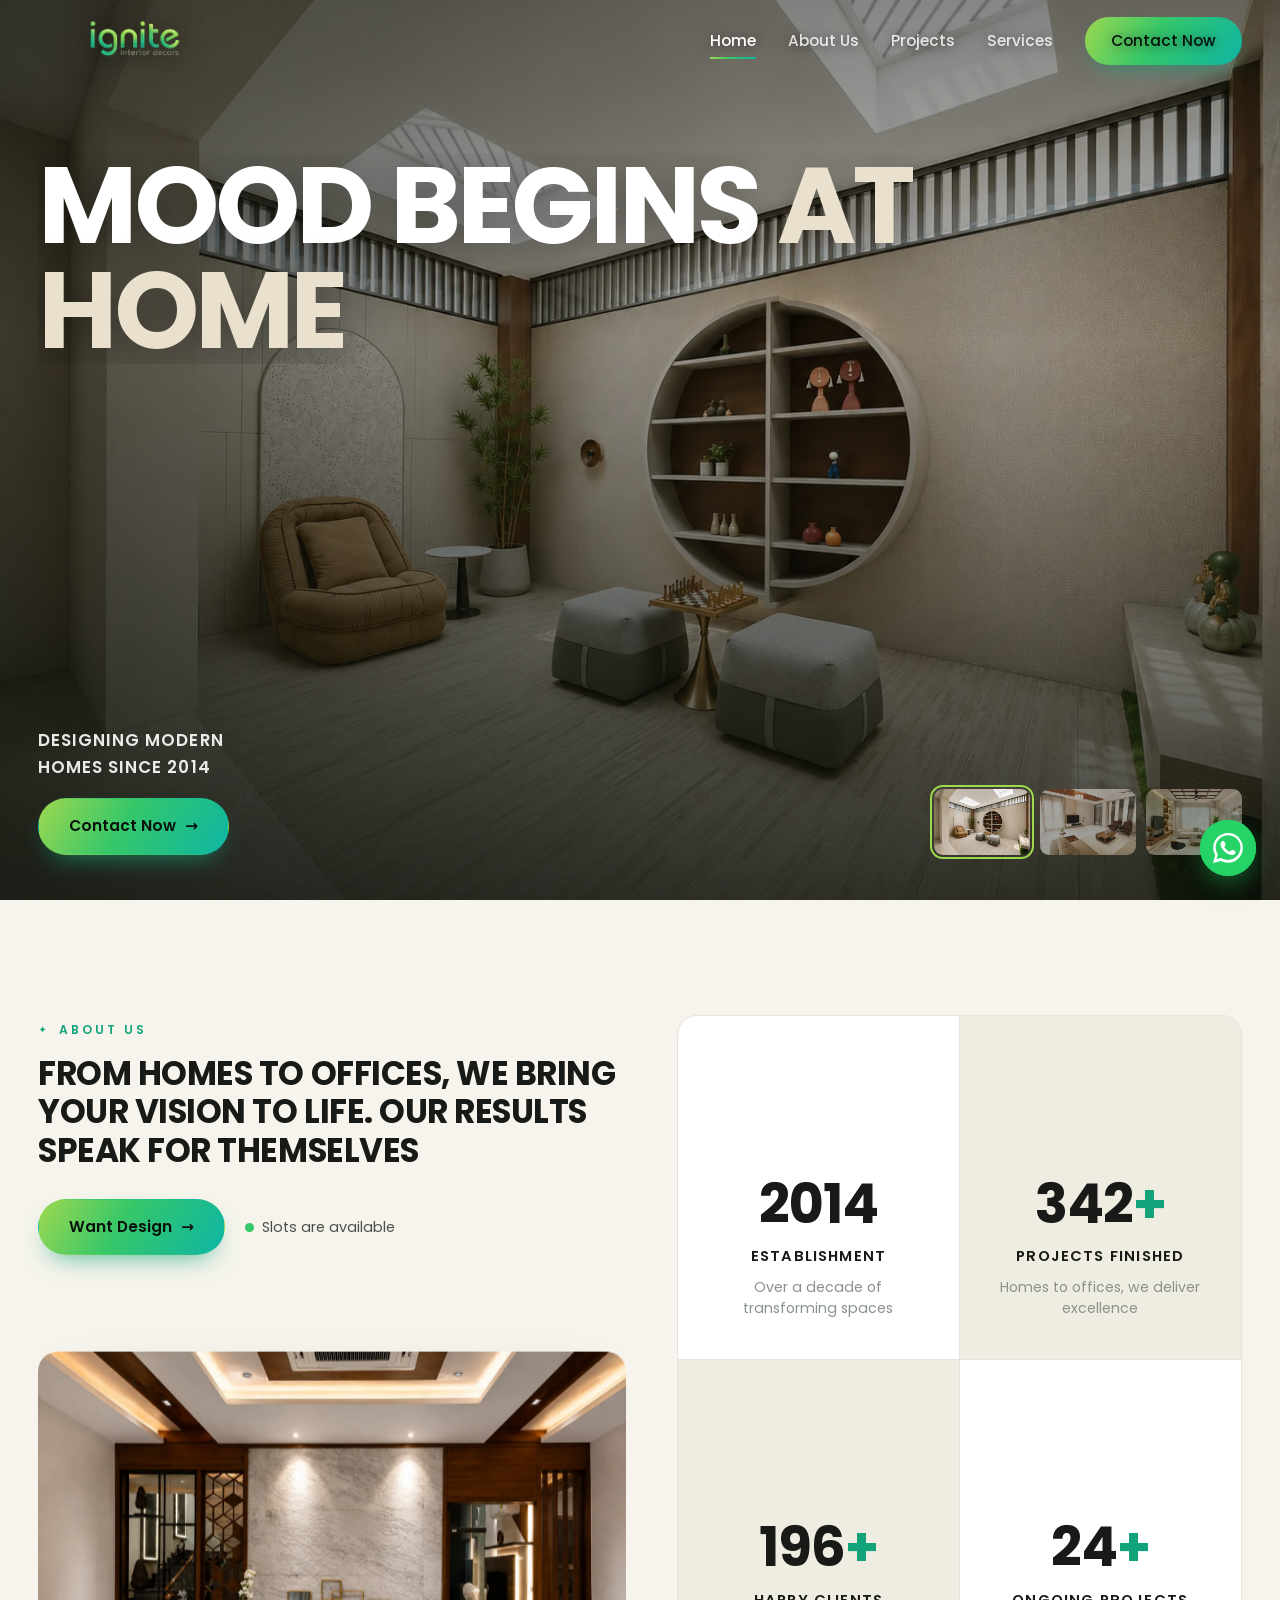
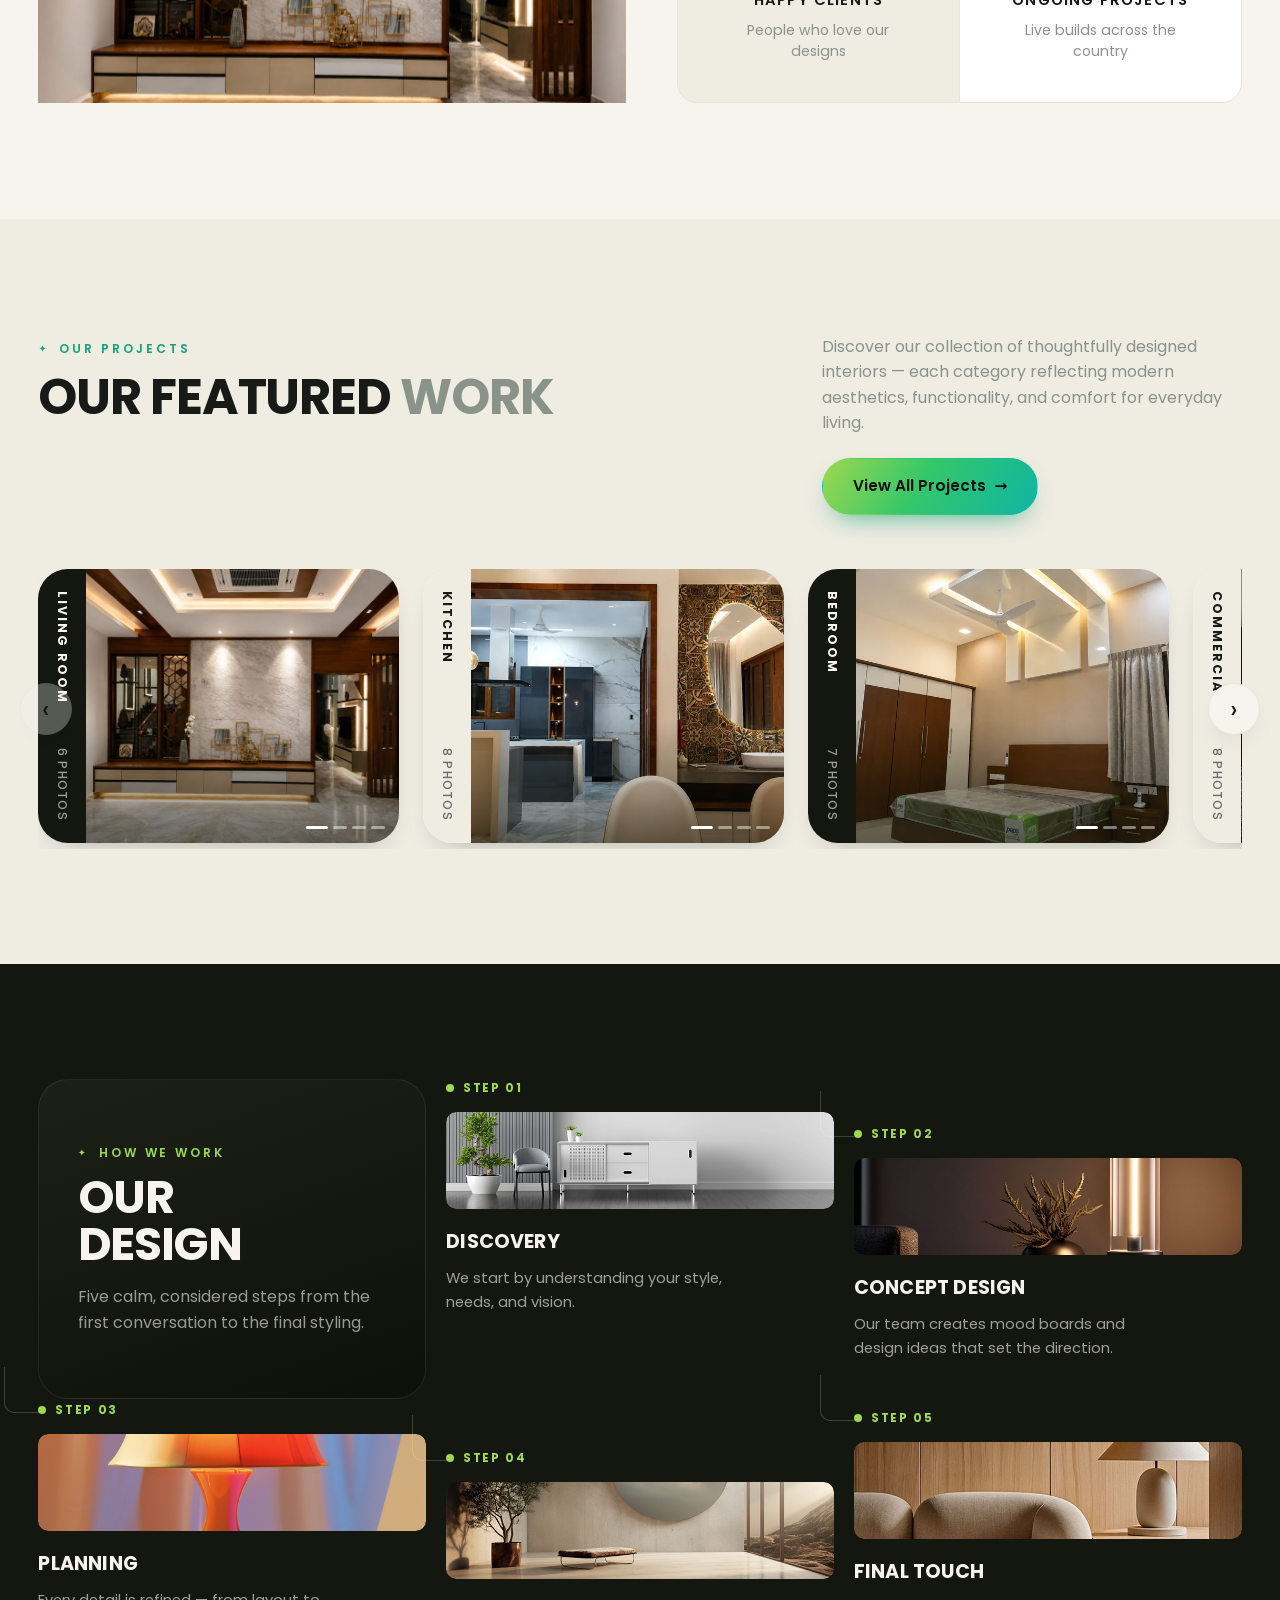
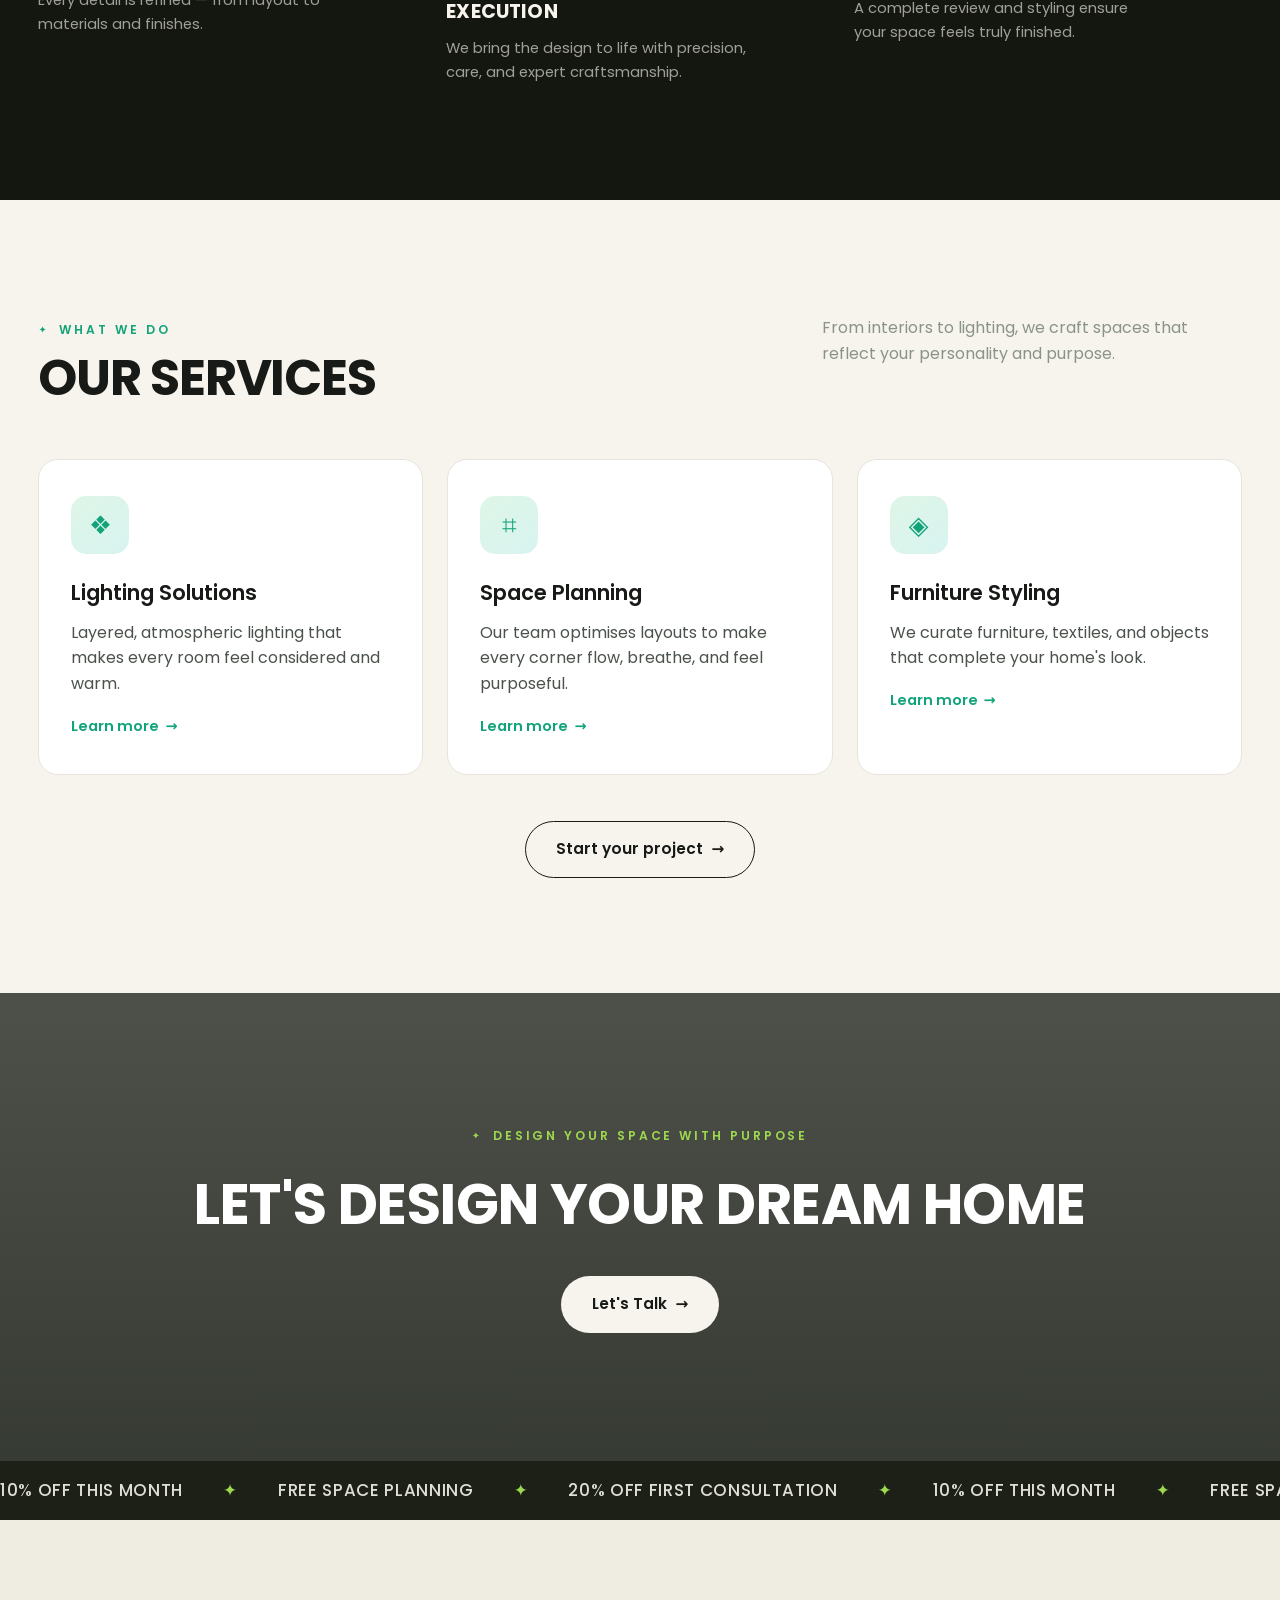
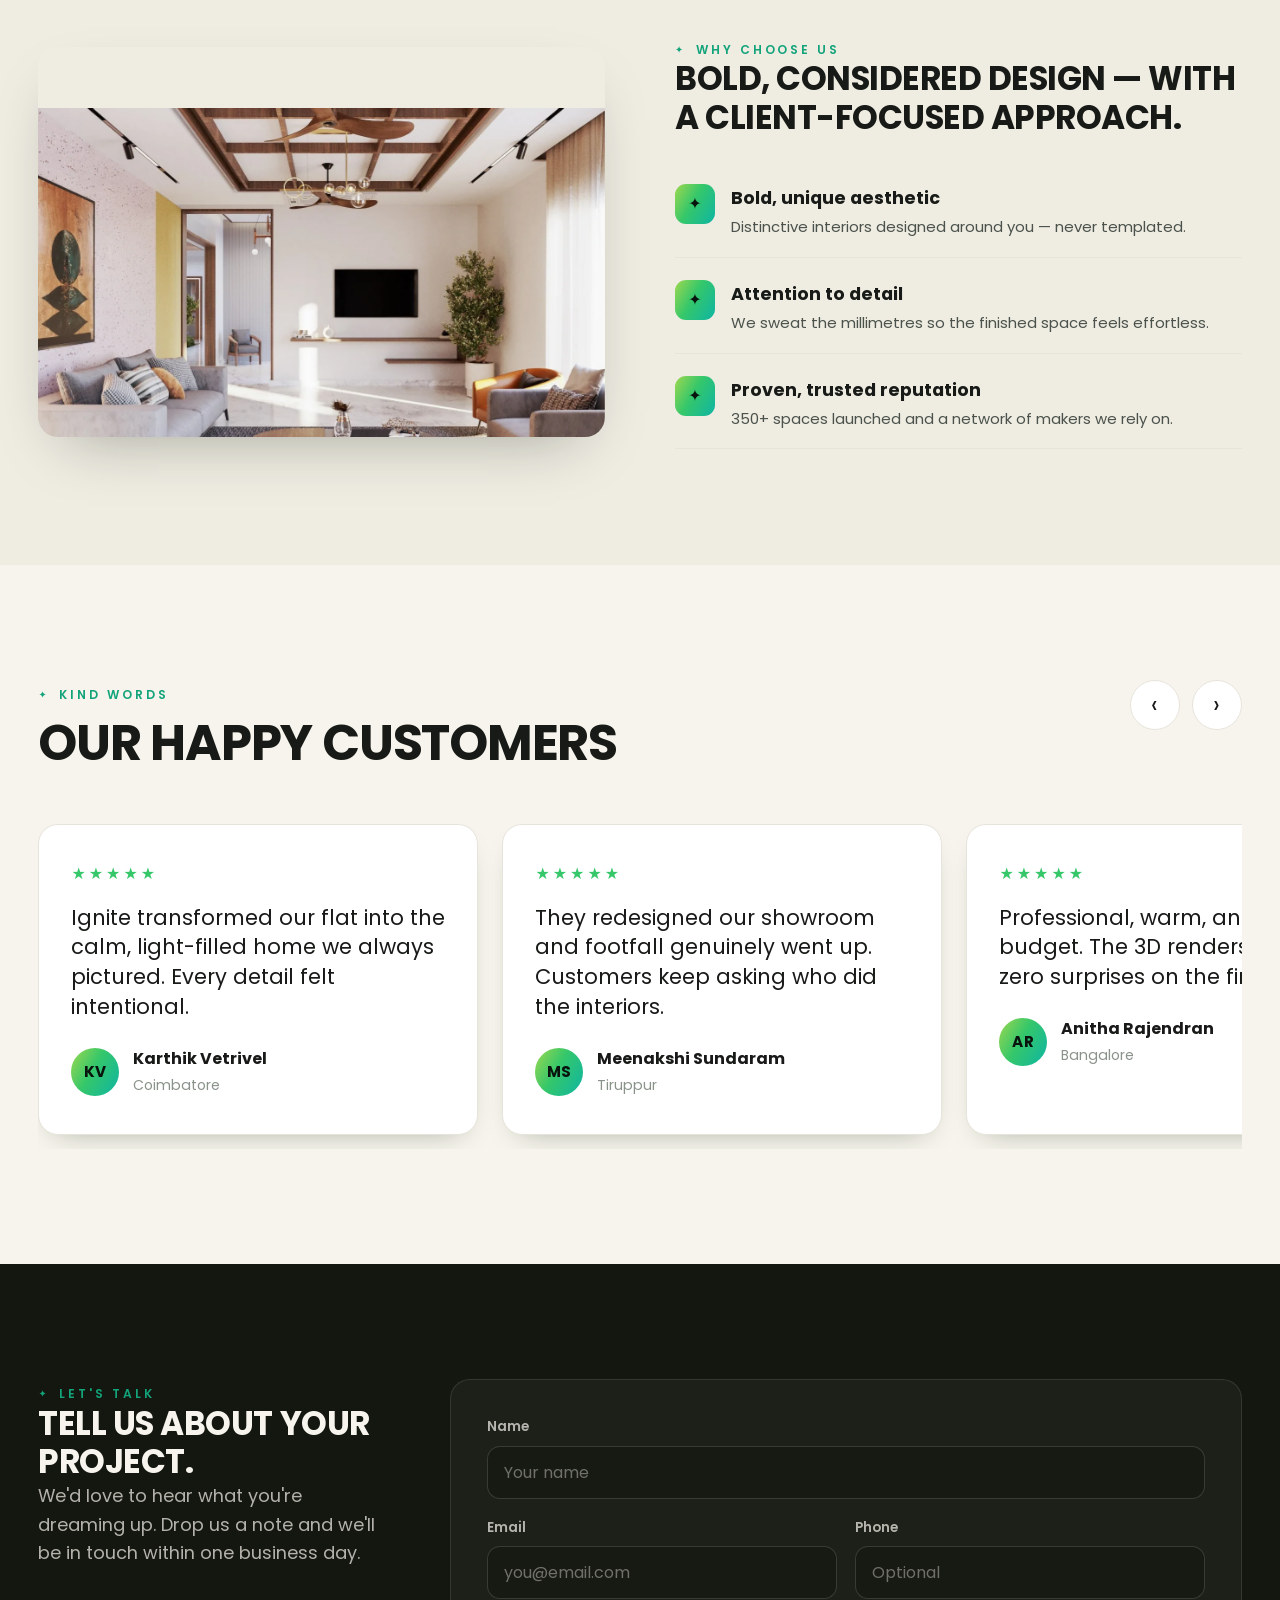
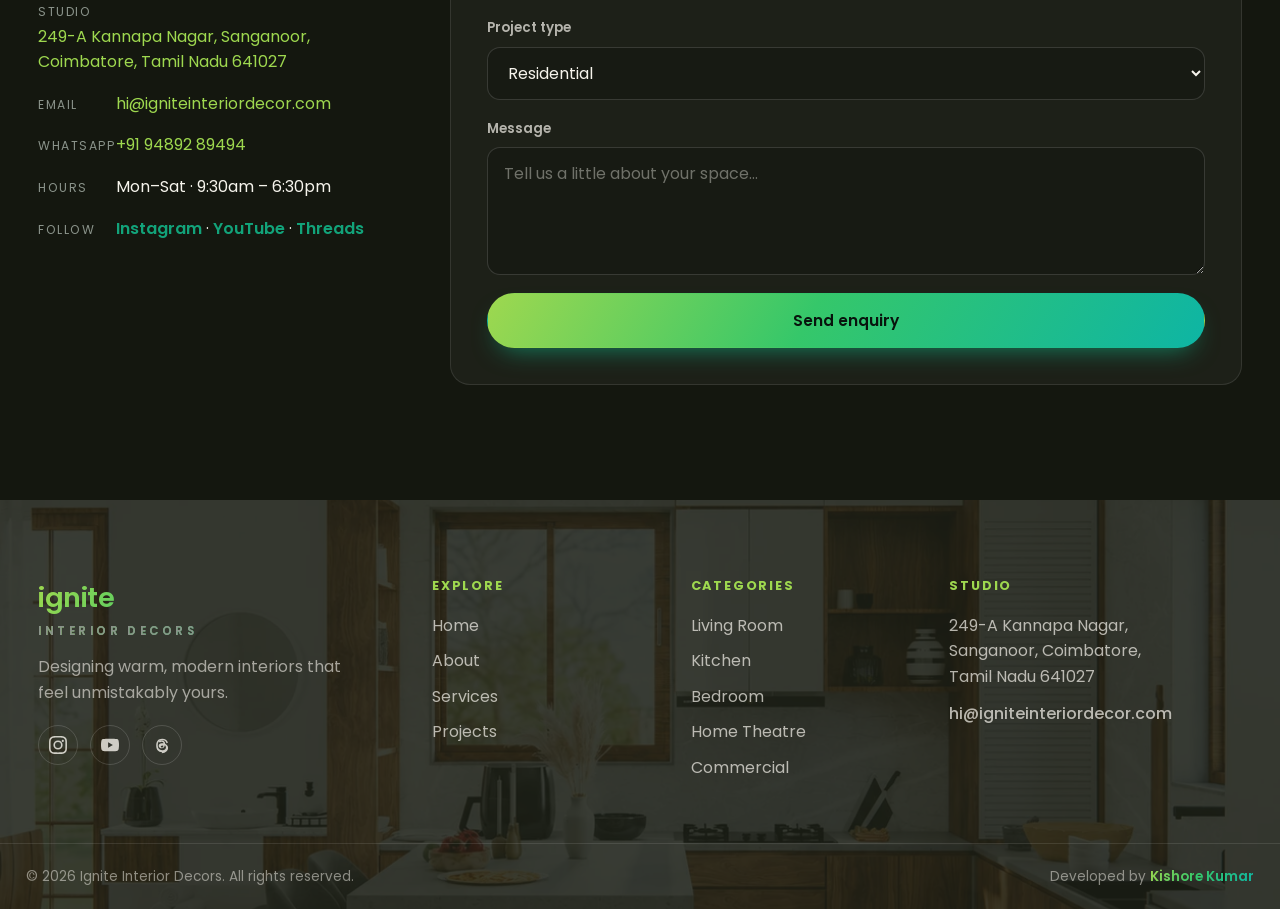
<file: index.html>
<!DOCTYPE html>
<html lang="en" class="no-js">
<head>
  <meta charset="UTF-8" />
  <meta name="viewport" content="width=device-width, initial-scale=1.0" />
  <title>Ignite Interior Decors — Interior Design Studio</title>
  <meta name="description" content="Ignite Interior Decors is an interior design studio crafting modern homes and workspaces — styling, space planning, and lighting since 2014." />

  <!-- Brand icons (generated by tools/build_icons.py) -->
  <link rel="icon" href="favicon.ico" sizes="any" />
  <link rel="icon" href="favicon.svg" type="image/svg+xml" />
  <link rel="apple-touch-icon" href="assets/icons/icon-180.png" />
  <link rel="manifest" href="site.webmanifest" />
  <meta name="theme-color" content="#12a37a" />

  <link rel="preconnect" href="https://fonts.googleapis.com" />
  <link rel="preconnect" href="https://fonts.gstatic.com" crossorigin />
  <link href="https://fonts.googleapis.com/css2?family=Poppins:ital,wght@0,300;0,400;0,500;0,600;0,700;0,800;1,400&display=swap" rel="stylesheet" />
  <link rel="stylesheet" href="styles.css" />
</head>
<body class="home">

  <div class="preloader" aria-hidden="true">
    <span class="preloader-mark">ignite</span>
    <span class="preloader-bar"></span>
  </div>

  <div class="scroll-progress" aria-hidden="true"></div>

  <input type="checkbox" id="nav-toggle" class="nav-toggle-input" hidden />

  <!-- ============ HEADER ============ -->
  <header class="site-header" id="top">
    <div class="container header-inner">
      <a class="brand" href="index.html" aria-label="Ignite Interior Decors — home">
        <img src="logo1.png" alt="Ignite Interior Decors" class="brand-logo" />
      </a>
      <nav class="main-nav" aria-label="Primary">
        <a href="index.html#top">Home</a>
        <a href="index.html#about">About Us</a>
        <a href="gallery.html">Projects</a>
        <a href="index.html#services">Services</a>
        <a href="index.html#contact" class="nav-cta">Contact Now</a>
      </nav>
      <label for="nav-toggle" class="nav-burger" aria-label="Toggle menu">
        <span></span><span></span><span></span>
      </label>
    </div>
  </header>

  <main>

    <!-- ============ HERO (full-bleed image + text overlay) ============ -->
    <section class="hero" id="hero">
      <!-- Slides come from assets/hero/, generated by tools/build_gallery.py -->
      <div class="hero-bg" id="heroCarousel" aria-hidden="true">
        <div class="hero-slide active" style="background-image:url('assets/hero/hero-1.webp')"></div>
        <div class="hero-slide" style="background-image:url('assets/hero/hero-2.webp')"></div>
        <div class="hero-slide" style="background-image:url('assets/hero/hero-3.webp')"></div>
      </div>
      <div class="hero-overlay" aria-hidden="true"></div>

      <div class="container hero-inner">
        <div class="hero-top">
          <h1 class="hero-title">Mood Begins <span class="accent">at Home</span></h1>
        </div>

        <div class="hero-bottom">
          <div class="hero-tagline">
            <p>Designing Modern Homes Since 2014</p>
            <a href="index.html#contact" class="btn btn-primary">Contact Now <span class="arrow">→</span></a>
          </div>
          <div class="hero-filmstrip" id="heroThumbs" role="tablist" aria-label="Hero slides">
            <button class="active" style="background-image:url('assets/hero/hero-1.webp')" aria-label="Slide 1"></button>
            <button style="background-image:url('assets/hero/hero-2.webp')" aria-label="Slide 2"></button>
            <button style="background-image:url('assets/hero/hero-3.webp')" aria-label="Slide 3"></button>
          </div>
        </div>
      </div>
    </section>

    <!-- ============ ABOUT + counters ============ -->
    <section class="about section" id="about">
      <div class="container">
        <div class="about-grid">
          <div class="about-left">
            <div class="about-text reveal">
              <span class="eyebrow">About Us</span>
              <h2 class="section-title">From homes to offices, we bring your vision to life. Our results speak for themselves</h2>
              <div class="about-actions">
                <a href="index.html#contact" class="btn btn-primary">Want Design <span class="arrow">→</span></a>
                <span class="about-note"><span class="dot"></span> Slots are available</span>
              </div>
            </div>
            <div class="about-media reveal">
              <img src="assets/gallery/living-room/living-room-01-full.webp" alt="A living room designed by Ignite Interior Decors" loading="lazy" decoding="async" />
            </div>
          </div>

          <div class="counters">
            <div class="counter reveal">
              <div class="counter-num"><span class="count" data-count="2014" data-plain="1">2014</span></div>
              <h4>Establishment</h4>
              <p>Over a decade of transforming spaces</p>
            </div>
            <div class="counter reveal">
              <div class="counter-num"><span class="count" data-count="350">0</span><span class="suffix">+</span></div>
              <h4>Projects Finished</h4>
              <p>Homes to offices, we deliver excellence</p>
            </div>
            <div class="counter reveal">
              <div class="counter-num"><span class="count" data-count="200">0</span><span class="suffix">+</span></div>
              <h4>Happy Clients</h4>
              <p>People who love our designs</p>
            </div>
            <div class="counter reveal">
              <div class="counter-num"><span class="count" data-count="25">0</span><span class="suffix">+</span></div>
              <h4>Ongoing Projects</h4>
              <p>Live builds across the country</p>
            </div>
          </div>
        </div>
      </div>
    </section>

    <!-- ============ BROWSE BY CATEGORY ============ -->
    <section class="projects section" id="projects">
      <div class="container">
        <div class="section-head">
          <div class="reveal">
            <span class="eyebrow">Our Projects</span>
            <h2 class="section-title section-head-title">Our Featured <span class="title-muted">work</span></h2>
          </div>
          <div class="section-head-aside reveal">
            <p class="section-head-note">Discover our collection of thoughtfully designed interiors — each category reflecting modern aesthetics, functionality, and comfort for everyday living.</p>
            <a href="gallery.html" class="btn btn-primary">View All Projects <span class="arrow">→</span></a>
          </div>
        </div>

        <!-- Single-row carousel; cards injected from gallery-data.js -->
        <div class="cat-carousel">
          <button type="button" class="cat-arrow prev" id="catPrev" aria-label="Previous categories">‹</button>
          <div class="cat-grid" id="featuredGrid"></div>
          <button type="button" class="cat-arrow next" id="catNext" aria-label="Next categories">›</button>
        </div>
      </div>
    </section>

    <!-- ============ DESIGN PROCESS (staggered cards) ============ -->
    <section class="process section" id="process">
      <div class="container">
        <div class="process-mosaic">
          <!-- Oversized title panel, like the reference -->
          <div class="process-intro reveal">
            <span class="eyebrow">How we work</span>
            <h2 class="process-headline">Our<br />Design</h2>
            <p>Five calm, considered steps from the first conversation to the final styling.</p>
          </div>

          <article class="process-card reveal" style="--i:0">
            <span class="step-tag">Step 01</span>
            <h3 class="step-title">Discovery</h3>
            <p class="step-desc">We start by understanding your style, needs, and vision.</p>
            <img class="step-thumb" src="assets/process/step-1-discovery.webp" alt="Discovery stage" loading="lazy" decoding="async" />
          </article>

          <article class="process-card reveal" style="--i:1">
            <span class="step-tag">Step 02</span>
            <h3 class="step-title">Concept Design</h3>
            <p class="step-desc">Our team creates mood boards and design ideas that set the direction.</p>
            <img class="step-thumb" src="assets/process/step-2-concept.webp" alt="Concept design stage" loading="lazy" decoding="async" />
          </article>

          <article class="process-card reveal" style="--i:2">
            <span class="step-tag">Step 03</span>
            <h3 class="step-title">Planning</h3>
            <p class="step-desc">Every detail is refined — from layout to materials and finishes.</p>
            <img class="step-thumb" src="assets/process/step-3-planning.webp" alt="Planning stage" loading="lazy" decoding="async" />
          </article>

          <article class="process-card reveal" style="--i:3">
            <span class="step-tag">Step 04</span>
            <h3 class="step-title">Execution</h3>
            <p class="step-desc">We bring the design to life with precision, care, and expert craftsmanship.</p>
            <img class="step-thumb" src="assets/process/step-4-execution.webp" alt="Execution stage" loading="lazy" decoding="async" />
          </article>

          <article class="process-card reveal" style="--i:4">
            <span class="step-tag">Step 05</span>
            <h3 class="step-title">Final Touch</h3>
            <p class="step-desc">A complete review and styling ensure your space feels truly finished.</p>
            <img class="step-thumb" src="assets/process/step-5-final-touch.webp" alt="Final touch stage" loading="lazy" decoding="async" />
          </article>
        </div>
      </div>
    </section>

    <!-- ============ SERVICES ============ -->
    <section class="services section" id="services">
      <div class="container">
        <div class="section-head">
          <div class="reveal">
            <span class="eyebrow">What we do</span>
            <h2 class="section-title section-head-title">Our Services</h2>
          </div>
          <p class="section-head-note reveal">From interiors to lighting, we craft spaces that reflect your personality and purpose.</p>
        </div>

        <div class="service-grid">
          <article class="service-card reveal">
            <span class="service-icon">❖</span>
            <h3>Lighting Solutions</h3>
            <p>Layered, atmospheric lighting that makes every room feel considered and warm.</p>
            <a href="index.html#contact" class="service-link">Learn more <span class="arrow">→</span></a>
          </article>
          <article class="service-card reveal">
            <span class="service-icon">⌗</span>
            <h3>Space Planning</h3>
            <p>Our team optimises layouts to make every corner flow, breathe, and feel purposeful.</p>
            <a href="index.html#contact" class="service-link">Learn more <span class="arrow">→</span></a>
          </article>
          <article class="service-card reveal">
            <span class="service-icon">◈</span>
            <h3>Furniture Styling</h3>
            <p>We curate furniture, textiles, and objects that complete your home's look.</p>
            <a href="index.html#contact" class="service-link">Learn more <span class="arrow">→</span></a>
          </article>
        </div>

        <div class="services-cta reveal">
          <a href="index.html#contact" class="btn btn-outline">Start your project <span class="arrow">→</span></a>
        </div>
      </div>
    </section>

    <!-- ============ CTA BANNER ============ -->
    <section class="cta-banner">
      <div class="container cta-inner">
        <span class="eyebrow">Design Your Space with Purpose</span>
        <h2>Let's Design Your Dream Home</h2>
        <a href="index.html#contact" class="btn btn-light">Let's Talk <span class="arrow">→</span></a>
      </div>
    </section>
    <div class="offers-strip" aria-hidden="true">
      <div class="offers-track">
        <span>10% Off This Month</span><span class="sep">✦</span>
        <span>Free Space Planning</span><span class="sep">✦</span>
        <span>20% Off First Consultation</span><span class="sep">✦</span>
        <span>10% Off This Month</span><span class="sep">✦</span>
        <span>Free Space Planning</span><span class="sep">✦</span>
        <span>20% Off First Consultation</span><span class="sep">✦</span>
      </div>
    </div>

    <!-- ============ WHY CHOOSE US ============ -->
    <section class="why section" id="why">
      <div class="container why-grid">
        <div class="why-media reveal">
          <img src="assets/decor/why-choose-us.webp" alt="A living room designed by Ignite Interior Decors" loading="lazy" decoding="async" />
        </div>
        <div class="reveal">
          <span class="eyebrow">Why choose us</span>
          <h2 class="section-title">Bold, considered design — with a client-focused approach.</h2>
          <ul class="why-list">
            <li><span class="why-ico">✦</span><div><h4>Bold, unique aesthetic</h4><p>Distinctive interiors designed around you — never templated.</p></div></li>
            <li><span class="why-ico">✦</span><div><h4>Attention to detail</h4><p>We sweat the millimetres so the finished space feels effortless.</p></div></li>
            <li><span class="why-ico">✦</span><div><h4>Proven, trusted reputation</h4><p>350+ spaces launched and a network of makers we rely on.</p></div></li>
          </ul>
        </div>
      </div>
    </section>

    <!-- ============ TESTIMONIALS ============ -->
    <section class="testimonials section" id="testimonials">
      <div class="container">
        <div class="section-head">
          <div class="reveal">
            <span class="eyebrow">Kind words</span>
            <h2 class="section-title section-head-title">Our Happy Customers</h2>
          </div>
          <div class="carousel-controls reveal">
            <button type="button" class="carousel-btn prev" aria-label="Previous testimonial">‹</button>
            <button type="button" class="carousel-btn next" aria-label="Next testimonial">›</button>
          </div>
        </div>

        <div class="testimonial-track">
          <blockquote class="testimonial reveal">
            <div class="stars">★★★★★</div>
            <q>Ignite transformed our flat into the calm, light-filled home we always pictured. Every detail felt intentional.</q>
            <footer>
              <span class="avatar" aria-hidden="true">KV</span>
              <div><strong>Karthik Vetrivel</strong><span>Coimbatore</span></div>
            </footer>
          </blockquote>
          <blockquote class="testimonial reveal">
            <div class="stars">★★★★★</div>
            <q>They redesigned our showroom and footfall genuinely went up. Customers keep asking who did the interiors.</q>
            <footer>
              <span class="avatar" aria-hidden="true">MS</span>
              <div><strong>Meenakshi Sundaram</strong><span>Tiruppur</span></div>
            </footer>
          </blockquote>
          <blockquote class="testimonial reveal">
            <div class="stars">★★★★★</div>
            <q>Professional, warm, and on budget. The 3D renders meant zero surprises on the final result.</q>
            <footer>
              <span class="avatar" aria-hidden="true">AR</span>
              <div><strong>Anitha Rajendran</strong><span>Bangalore</span></div>
            </footer>
          </blockquote>
          <blockquote class="testimonial reveal">
            <div class="stars">★★★★★</div>
            <q>Our office finally feels like a place the team wants to be. Thoughtful, functional, beautiful.</q>
            <footer>
              <span class="avatar" aria-hidden="true">SM</span>
              <div><strong>Senthil Murugan</strong><span>Coimbatore</span></div>
            </footer>
          </blockquote>
          <blockquote class="testimonial reveal">
            <div class="stars">★★★★★</div>
            <q>The modular kitchen is a joy to cook in. Every inch was planned around how we actually use the space.</q>
            <footer>
              <span class="avatar" aria-hidden="true">LK</span>
              <div><strong>Lakshmi Kannan</strong><span>Tiruppur</span></div>
            </footer>
          </blockquote>
          <blockquote class="testimonial reveal">
            <div class="stars">★★★★★</div>
            <q>They handled our home theatre end to end — acoustics, seating, lighting. It feels like a proper cinema.</q>
            <footer>
              <span class="avatar" aria-hidden="true">DP</span>
              <div><strong>Dhanasekaran Palani</strong><span>Bangalore</span></div>
            </footer>
          </blockquote>
        </div>
      </div>
    </section>

    <!-- ============ CONTACT ============ -->
    <section class="contact section" id="contact">
      <div class="container contact-grid">
        <div class="contact-info reveal">
          <span class="eyebrow">Let's talk</span>
          <h2 class="section-title">Tell us about your project.</h2>
          <p class="lead">We'd love to hear what you're dreaming up. Drop us a note and we'll be in touch within one business day.</p>
          <ul class="contact-details">
            <li><span class="ci-label">Studio</span>
              <address>
                <a href="https://www.google.com/maps/search/?api=1&amp;query=249-A%20Kannapa%20Nagar%2C%20Sanganoor%2C%20Coimbatore%2C%20Tamil%20Nadu%20641027" target="_blank" rel="noopener noreferrer">249-A Kannapa Nagar, Sanganoor,<br />Coimbatore, Tamil Nadu 641027</a>
              </address>
            </li>
            <li><span class="ci-label">Email</span> <a href="mailto:hi@igniteinteriordecor.com">hi@igniteinteriordecor.com</a></li>
            <li><span class="ci-label">WhatsApp</span> <a href="https://wa.me/919489289494?text=Hi%20Ignite%20Interior%20Decors" target="_blank" rel="noopener noreferrer">+91 94892 89494</a></li>
            <li><span class="ci-label">Hours</span> Mon–Sat · 9:30am – 6:30pm</li>
            <li><span class="ci-label">Follow</span>
              <span class="contact-social">
                <a href="https://www.instagram.com/igniteinteriordecor/" target="_blank" rel="noopener noreferrer">Instagram</a> ·
                <a href="https://www.youtube.com/@igniteinteriordecor" target="_blank" rel="noopener noreferrer">YouTube</a> ·
                <a href="https://www.threads.com/@igniteinteriordecor" target="_blank" rel="noopener noreferrer">Threads</a>
              </span>
            </li>
          </ul>
        </div>
        <form class="contact-form reveal" action="#" method="post">
          <div class="field">
            <label for="name">Name</label>
            <input type="text" id="name" name="name" placeholder="Your name" required />
          </div>
          <div class="field-row">
            <div class="field">
              <label for="email">Email</label>
              <input type="email" id="email" name="email" placeholder="you@email.com" required />
            </div>
            <div class="field">
              <label for="phone">Phone</label>
              <input type="tel" id="phone" name="phone" placeholder="Optional" />
            </div>
          </div>
          <div class="field">
            <label for="type">Project type</label>
            <select id="type" name="type">
              <option>Residential</option>
              <option>Commercial</option>
              <option>Villa / Hospitality</option>
              <option>Styling &amp; Décor</option>
              <option>Not sure yet</option>
            </select>
          </div>
          <div class="field">
            <label for="message">Message</label>
            <textarea id="message" name="message" rows="4" placeholder="Tell us a little about your space…"></textarea>
          </div>
          <button type="submit" class="btn btn-primary btn-block">Send enquiry</button>
        </form>
      </div>
    </section>
  </main>

  <!-- ============ FOOTER ============ -->
  <footer class="site-footer">
    <div class="container footer-grid">
      <div class="footer-brand">
        <span class="footer-wordmark">ignite<em>interior decors</em></span>
        <p>Designing warm, modern interiors that feel unmistakably yours.</p>
        <div class="footer-social">
          <a href="https://www.instagram.com/igniteinteriordecor/" target="_blank" rel="noopener noreferrer" aria-label="Ignite Interior Decors on Instagram" title="Instagram">
            <svg viewBox="0 0 24 24" aria-hidden="true"><path d="M12 2.16c3.2 0 3.58.01 4.85.07 1.17.05 1.8.25 2.23.42.56.22.96.48 1.38.9.42.42.68.82.9 1.38.17.42.37 1.06.42 2.23.06 1.27.07 1.65.07 4.85s-.01 3.58-.07 4.85c-.05 1.17-.25 1.8-.42 2.23-.22.56-.48.96-.9 1.38-.42.42-.82.68-1.38.9-.42.17-1.06.37-2.23.42-1.27.06-1.65.07-4.85.07s-3.58-.01-4.85-.07c-1.17-.05-1.8-.25-2.23-.42-.56-.22-.96-.48-1.38-.9-.42-.42-.68-.82-.9-1.38-.17-.42-.37-1.06-.42-2.23-.06-1.27-.07-1.65-.07-4.85s.01-3.58.07-4.85c.05-1.17.25-1.8.42-2.23.22-.56.48-.96.9-1.38.42-.42.82-.68 1.38-.9.42-.17 1.06-.37 2.23-.42C8.42 2.17 8.8 2.16 12 2.16M12 0C8.74 0 8.33.01 7.05.07 5.78.13 4.9.33 4.14.63c-.79.3-1.46.72-2.12 1.38C1.36 2.67.94 3.34.63 4.14.33 4.9.13 5.78.07 7.05.01 8.33 0 8.74 0 12s.01 3.67.07 4.95c.06 1.27.26 2.15.56 2.91.3.79.72 1.46 1.38 2.12.66.66 1.33 1.08 2.12 1.38.76.3 1.64.5 2.91.56C8.33 23.99 8.74 24 12 24s3.67-.01 4.95-.07c1.27-.06 2.15-.26 2.91-.56.79-.3 1.46-.72 2.12-1.38.66-.66 1.08-1.33 1.38-2.12.3-.76.5-1.64.56-2.91.06-1.28.07-1.69.07-4.95s-.01-3.67-.07-4.95c-.06-1.27-.26-2.15-.56-2.91-.3-.79-.72-1.46-1.38-2.12-.66-.66-1.33-1.08-2.12-1.38-.76-.3-1.64-.5-2.91-.56C15.67.01 15.26 0 12 0m0 5.84A6.16 6.16 0 1 0 18.16 12 6.16 6.16 0 0 0 12 5.84M12 16a4 4 0 1 1 4-4 4 4 0 0 1-4 4m6.41-10.85a1.44 1.44 0 1 0 1.44 1.44 1.44 1.44 0 0 0-1.44-1.44"/></svg>
          </a>
          <a href="https://www.youtube.com/@igniteinteriordecor" target="_blank" rel="noopener noreferrer" aria-label="Ignite Interior Decors on YouTube" title="YouTube">
            <svg viewBox="0 0 24 24" aria-hidden="true"><path d="M23.5 6.19a3.02 3.02 0 0 0-2.12-2.14C19.5 3.55 12 3.55 12 3.55s-7.5 0-9.38.5A3.02 3.02 0 0 0 .5 6.19 31.5 31.5 0 0 0 0 12a31.5 31.5 0 0 0 .5 5.81 3.02 3.02 0 0 0 2.12 2.14c1.88.5 9.38.5 9.38.5s7.5 0 9.38-.5a3.02 3.02 0 0 0 2.12-2.14A31.5 31.5 0 0 0 24 12a31.5 31.5 0 0 0-.5-5.81M9.55 15.57V8.43L15.82 12z"/></svg>
          </a>
          <a href="https://www.threads.com/@igniteinteriordecor" target="_blank" rel="noopener noreferrer" aria-label="Ignite Interior Decors on Threads" title="Threads">
            <svg viewBox="0 0 24 24" aria-hidden="true"><path d="M12.19 21.6h-.01c-2.66-.02-4.7-.9-6.07-2.62C4.9 17.44 4.28 15.32 4.26 12.6v-.02c.02-2.72.64-4.83 1.85-6.36C7.48 4.5 9.52 3.62 12.18 3.6h.02c2.04.01 3.74.53 5.06 1.53 1.24.94 2.11 2.29 2.6 4l-1.85.55c-.82-2.8-2.79-4.22-5.82-4.24-2 .01-3.51.63-4.49 1.85-.92 1.14-1.39 2.79-1.41 4.91.02 2.12.49 3.77 1.41 4.91.98 1.22 2.49 1.84 4.49 1.85 1.8-.01 2.99-.44 3.99-1.42.99-.99 1.24-2.16.89-3.34-.22-.74-.68-1.36-1.34-1.85-.16 1.14-.51 2.05-1.05 2.71-.72.87-1.74 1.34-3.03 1.4-.98.05-1.92-.19-2.66-.68-.87-.58-1.38-1.47-1.43-2.5-.1-2.03 1.52-3.49 4.03-3.63.89-.05 1.72-.01 2.49.11-.1-.62-.31-1.11-.62-1.46-.42-.48-1.08-.72-1.95-.73h-.03c-.7 0-1.65.19-2.26 1.1l-1.53-1.03c.81-1.2 2.13-1.86 3.79-1.86h.05c2.77.02 4.42 1.72 4.7 4.68.16.07.31.14.46.22 1.4.66 2.42 1.66 2.96 2.9.75 1.72.82 4.53-1.46 6.8-1.74 1.73-3.85 2.51-6.65 2.53M13.32 12.58c-.2 0-.4 0-.61.02-1.89.11-2.32.99-2.28 1.68.04.75.86 1.1 1.65 1.06.73-.04 1.55-.32 1.69-2.08l.02-.28c-.36-.08-.75-.12-1.16-.12"/></svg>
          </a>
        </div>
      </div>
      <nav class="footer-col" aria-label="Explore">
        <h4>Explore</h4>
        <a href="index.html#top">Home</a>
        <a href="index.html#about">About</a>
        <a href="index.html#services">Services</a>
        <a href="gallery.html">Projects</a>
      </nav>
      <nav class="footer-col" aria-label="Categories">
        <h4>Categories</h4>
        <a href="category.html?c=living-room">Living Room</a>
        <a href="category.html?c=kitchen">Kitchen</a>
        <a href="category.html?c=bedroom">Bedroom</a>
        <a href="category.html?c=home-theatre">Home Theatre</a>
        <a href="category.html?c=commercial">Commercial</a>
      </nav>
      <div class="footer-col">
        <h4>Studio</h4>
        <address>
          <a href="https://www.google.com/maps/search/?api=1&amp;query=249-A%20Kannapa%20Nagar%2C%20Sanganoor%2C%20Coimbatore%2C%20Tamil%20Nadu%20641027" target="_blank" rel="noopener noreferrer">
            249-A Kannapa Nagar,<br />Sanganoor, Coimbatore,<br />Tamil Nadu 641027
          </a>
        </address>
        <a href="mailto:hi@igniteinteriordecor.com" class="footer-mail">hi@igniteinteriordecor.com</a>
      </div>
    </div>
    <div class="container footer-bottom">
      <span>© 2026 Ignite Interior Decors. All rights reserved.</span>
      <span class="footer-credit">Developed by
        <a href="https://kishore37sk.github.io/personal_website/" target="_blank" rel="noopener noreferrer">Kishore Kumar</a>
      </span>
    </div>
  </footer>

  <label for="nav-toggle" class="nav-scrim" aria-hidden="true"></label>
  <!-- Opens WhatsApp with the message pre-filled -->
  <a class="wa-float" href="https://wa.me/919489289494?text=Hi%20Ignite%20Interior%20Decors"
     target="_blank" rel="noopener noreferrer"
     aria-label="Chat with Ignite Interior Decors on WhatsApp" title="Chat on WhatsApp">
    <svg viewBox="0 0 24 24" aria-hidden="true"><path d="M17.47 14.38c-.3-.15-1.76-.87-2.03-.97-.27-.1-.47-.15-.67.15-.2.3-.77.97-.94 1.17-.17.2-.35.22-.64.07-.3-.15-1.26-.46-2.4-1.48-.89-.79-1.49-1.77-1.66-2.07-.17-.3-.02-.46.13-.61.13-.13.3-.35.45-.52.15-.17.2-.3.3-.5.1-.2.05-.37-.02-.52-.08-.15-.67-1.61-.92-2.21-.24-.58-.49-.5-.67-.51h-.57c-.2 0-.52.07-.79.37-.27.3-1.04 1.02-1.04 2.48s1.06 2.88 1.21 3.08c.15.2 2.1 3.2 5.07 4.49.71.3 1.26.49 1.69.63.71.22 1.36.19 1.87.12.57-.09 1.76-.72 2.01-1.41.25-.7.25-1.29.17-1.42-.07-.13-.27-.2-.57-.35M12.04 21.5h-.01c-1.77 0-3.51-.48-5.03-1.38l-.36-.21-3.74.98 1-3.64-.24-.37a9.86 9.86 0 0 1-1.51-5.26c0-5.45 4.44-9.89 9.9-9.89 2.64 0 5.12 1.03 6.99 2.9a9.82 9.82 0 0 1 2.89 6.99c0 5.45-4.44 9.88-9.89 9.88M20.52 3.45A11.76 11.76 0 0 0 12.04 0C5.5 0 .18 5.32.18 11.86c0 2.09.55 4.13 1.59 5.93L.08 24l6.34-1.66a11.83 11.83 0 0 0 5.62 1.43h.01c6.54 0 11.86-5.32 11.86-11.86 0-3.17-1.23-6.15-3.47-8.39"/></svg>
  </a>
  <button type="button" class="to-top" aria-label="Back to top">↑</button>

  <script src="gallery-data.js"></script>
  <script src="script.js" defer></script>
</body>
</html>
</file>
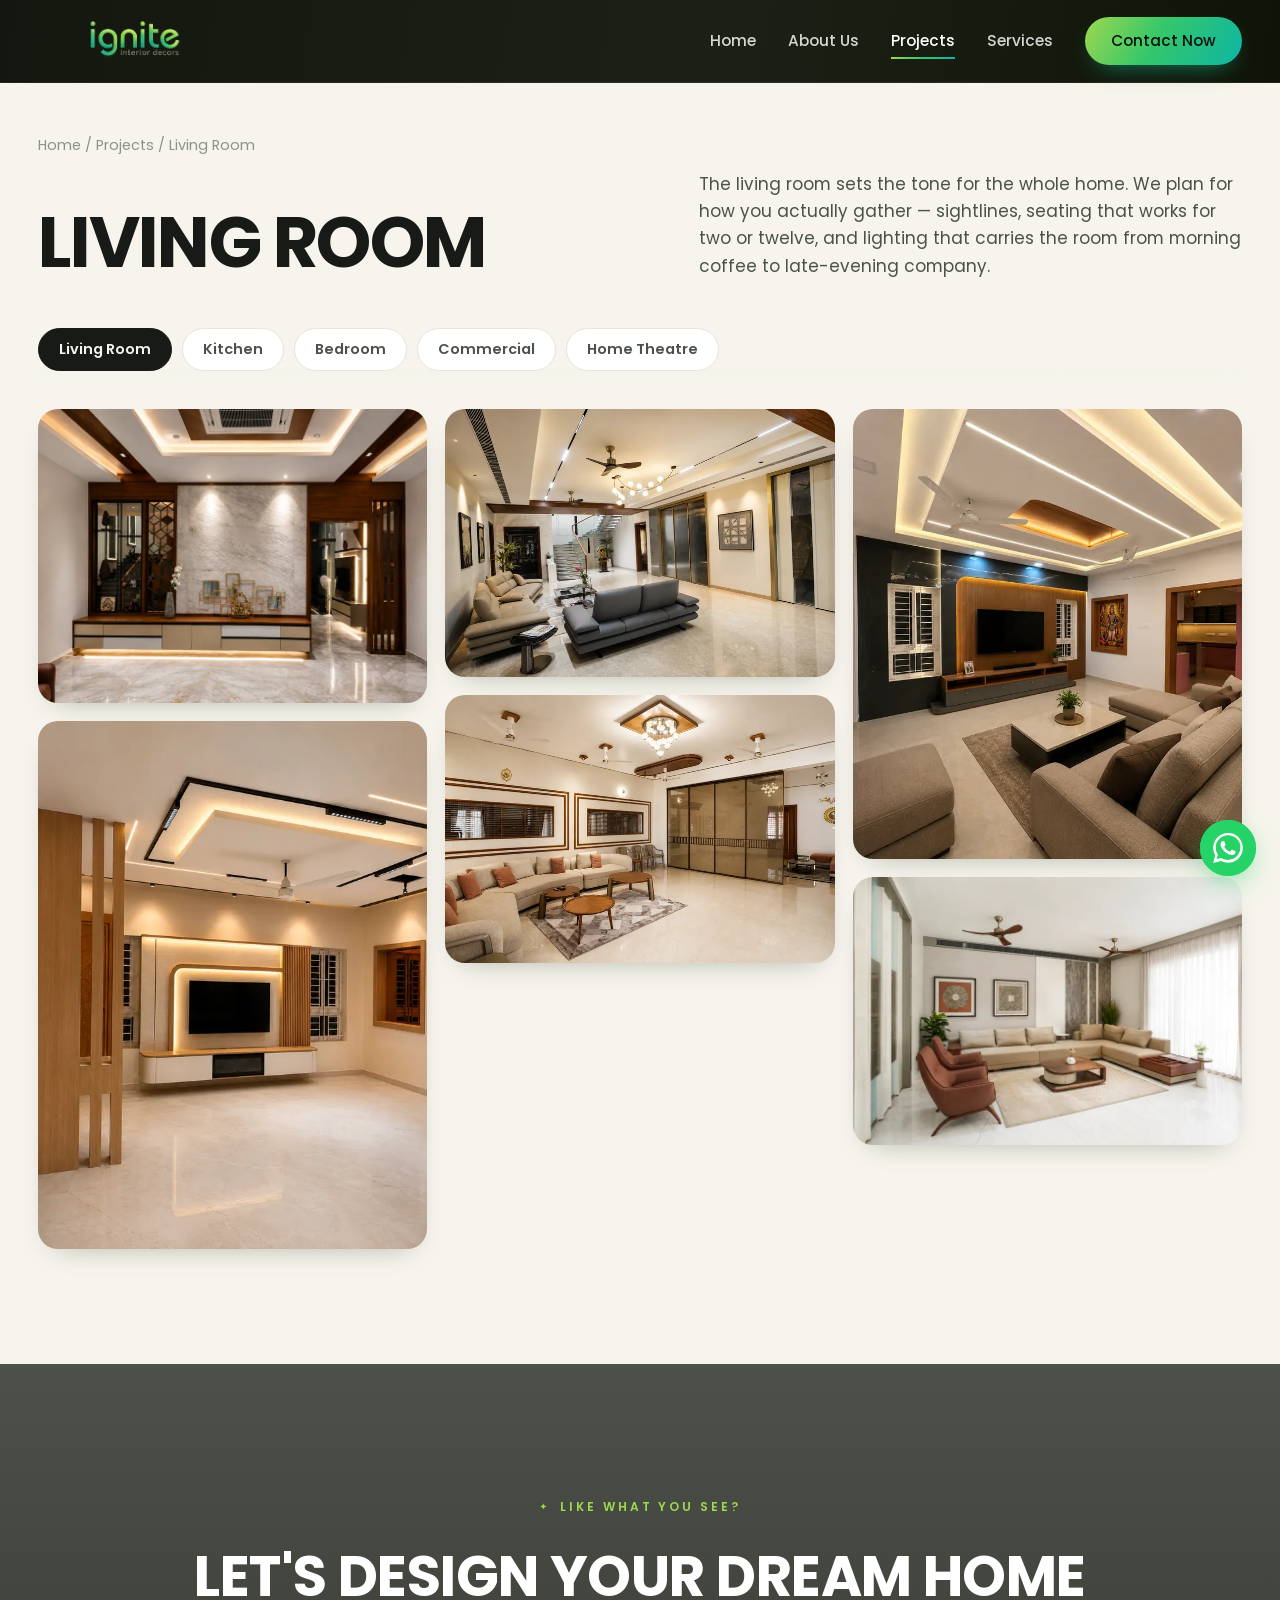
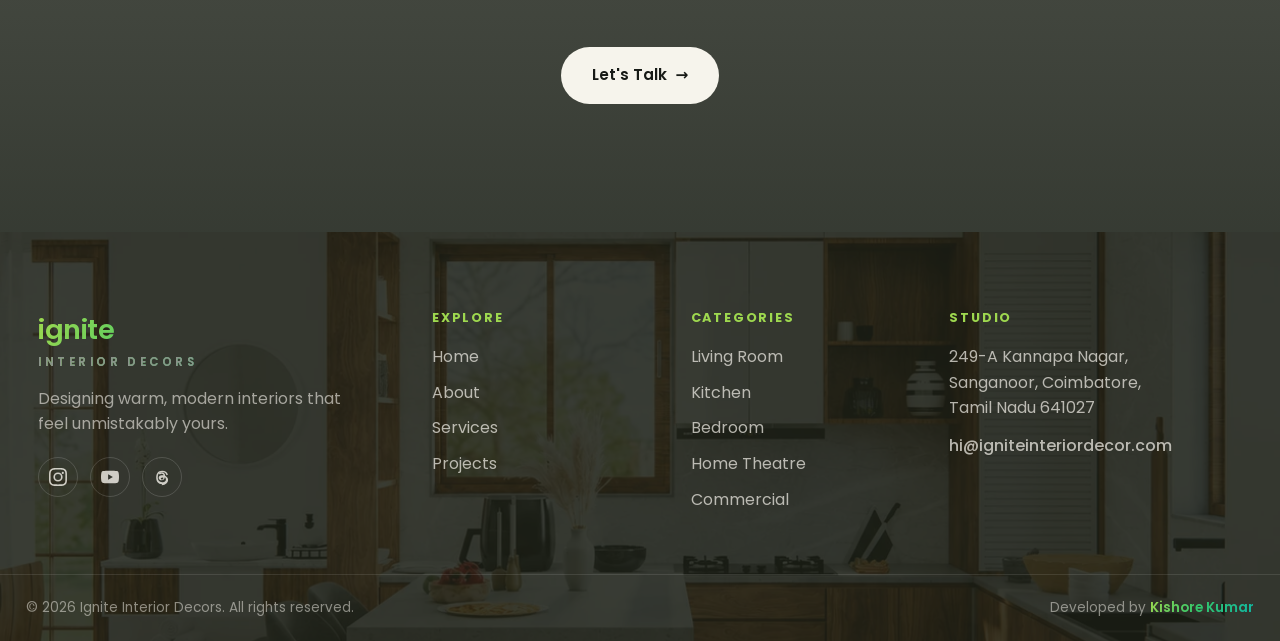
<file: category.html>
<!DOCTYPE html>
<html lang="en" class="no-js">
<head>
  <meta charset="UTF-8" />
  <meta name="viewport" content="width=device-width, initial-scale=1.0" />
  <title>Gallery — Ignite Interior Decors</title>
  <meta name="description" content="Interior design gallery by Ignite Interior Decors — browse living room, kitchen, bedroom, home theatre and commercial interiors." />

  <!-- Brand icons (generated by tools/build_icons.py) -->
  <link rel="icon" href="favicon.ico" sizes="any" />
  <link rel="icon" href="favicon.svg" type="image/svg+xml" />
  <link rel="apple-touch-icon" href="assets/icons/icon-180.png" />
  <link rel="manifest" href="site.webmanifest" />
  <meta name="theme-color" content="#12a37a" />

  <link rel="preconnect" href="https://fonts.googleapis.com" />
  <link rel="preconnect" href="https://fonts.gstatic.com" crossorigin />
  <link href="https://fonts.googleapis.com/css2?family=Poppins:ital,wght@0,300;0,400;0,500;0,600;0,700;0,800;1,400&display=swap" rel="stylesheet" />
  <link rel="stylesheet" href="styles.css" />
</head>
<body>

  <div class="scroll-progress" aria-hidden="true"></div>
  <input type="checkbox" id="nav-toggle" class="nav-toggle-input" hidden />

  <!-- ============ HEADER ============ -->
  <header class="site-header">
    <div class="container header-inner">
      <a class="brand" href="index.html" aria-label="Ignite Interior Decors — home">
        <img src="logo1.png" alt="Ignite Interior Decors" class="brand-logo" />
      </a>
      <nav class="main-nav" aria-label="Primary">
        <a href="index.html#top">Home</a>
        <a href="index.html#about">About Us</a>
        <a href="gallery.html" class="active" aria-current="page">Projects</a>
        <a href="index.html#services">Services</a>
        <a href="index.html#contact" class="nav-cta">Contact Now</a>
      </nav>
      <label for="nav-toggle" class="nav-burger" aria-label="Toggle menu">
        <span></span><span></span><span></span>
      </label>
    </div>
  </header>

  <main id="categoryRoot" data-page="category">
    <section class="cat-page-hero">
      <div class="container">
        <p class="cat-breadcrumb">
          <a href="index.html">Home</a> / <a href="gallery.html">Projects</a> /
          <span id="crumbName">Gallery</span>
        </p>

        <div class="cat-head">
          <h1 class="cat-title" id="catTitle">Gallery</h1>
          <p class="cat-desc" id="catDesc"></p>
        </div>

        <!-- Category switcher — swaps the grid in place, no reload -->
        <div class="cat-tabs" id="catTabs" role="tablist" aria-label="Image categories"></div>
      </div>
    </section>

    <section class="section" style="padding-top:24px">
      <div class="container">
        <div class="masonry" id="masonry"></div>
      </div>
    </section>

    <!-- ============ CTA ============ -->
    <section class="cta-banner">
      <div class="container cta-inner">
        <span class="eyebrow">Like what you see?</span>
        <h2>Let's Design Your Dream Home</h2>
        <a href="index.html#contact" class="btn btn-light">Let's Talk <span class="arrow">→</span></a>
      </div>
    </section>
  </main>

  <!-- ============ LIGHTBOX ============ -->
  <div class="lightbox" id="lightbox" role="dialog" aria-modal="true" aria-label="Image viewer" hidden>
    <div class="lb-bar">
      <span id="lbCaption">—</span>
      <button type="button" class="lb-close" id="lbClose" aria-label="Close viewer">×</button>
    </div>
    <div class="lb-stage" id="lbStage">
      <button type="button" class="lb-nav prev" id="lbPrev" aria-label="Previous image">‹</button>
      <!-- Two buffers so photos can slide past each other; they start on a
           transparent pixel and receive real sources when the viewer opens. -->
      <img class="lb-img" id="lbImgA" alt="" src="[data-uri]" />
      <img class="lb-img" id="lbImgB" alt="" src="[data-uri]" />
      <button type="button" class="lb-nav next" id="lbNext" aria-label="Next image">›</button>
    </div>
    <div class="lb-strip" id="lbStrip"></div>
  </div>

  <!-- ============ FOOTER ============ -->
  <footer class="site-footer">
    <div class="container footer-grid">
      <div class="footer-brand">
        <span class="footer-wordmark">ignite<em>interior decors</em></span>
        <p>Designing warm, modern interiors that feel unmistakably yours.</p>
        <div class="footer-social">
          <a href="https://www.instagram.com/igniteinteriordecor/" target="_blank" rel="noopener noreferrer" aria-label="Ignite Interior Decors on Instagram" title="Instagram">
            <svg viewBox="0 0 24 24" aria-hidden="true"><path d="M12 2.16c3.2 0 3.58.01 4.85.07 1.17.05 1.8.25 2.23.42.56.22.96.48 1.38.9.42.42.68.82.9 1.38.17.42.37 1.06.42 2.23.06 1.27.07 1.65.07 4.85s-.01 3.58-.07 4.85c-.05 1.17-.25 1.8-.42 2.23-.22.56-.48.96-.9 1.38-.42.42-.82.68-1.38.9-.42.17-1.06.37-2.23.42-1.27.06-1.65.07-4.85.07s-3.58-.01-4.85-.07c-1.17-.05-1.8-.25-2.23-.42-.56-.22-.96-.48-1.38-.9-.42-.42-.68-.82-.9-1.38-.17-.42-.37-1.06-.42-2.23-.06-1.27-.07-1.65-.07-4.85s.01-3.58.07-4.85c.05-1.17.25-1.8.42-2.23.22-.56.48-.96.9-1.38.42-.42.82-.68 1.38-.9.42-.17 1.06-.37 2.23-.42C8.42 2.17 8.8 2.16 12 2.16M12 0C8.74 0 8.33.01 7.05.07 5.78.13 4.9.33 4.14.63c-.79.3-1.46.72-2.12 1.38C1.36 2.67.94 3.34.63 4.14.33 4.9.13 5.78.07 7.05.01 8.33 0 8.74 0 12s.01 3.67.07 4.95c.06 1.27.26 2.15.56 2.91.3.79.72 1.46 1.38 2.12.66.66 1.33 1.08 2.12 1.38.76.3 1.64.5 2.91.56C8.33 23.99 8.74 24 12 24s3.67-.01 4.95-.07c1.27-.06 2.15-.26 2.91-.56.79-.3 1.46-.72 2.12-1.38.66-.66 1.08-1.33 1.38-2.12.3-.76.5-1.64.56-2.91.06-1.28.07-1.69.07-4.95s-.01-3.67-.07-4.95c-.06-1.27-.26-2.15-.56-2.91-.3-.79-.72-1.46-1.38-2.12-.66-.66-1.33-1.08-2.12-1.38-.76-.3-1.64-.5-2.91-.56C15.67.01 15.26 0 12 0m0 5.84A6.16 6.16 0 1 0 18.16 12 6.16 6.16 0 0 0 12 5.84M12 16a4 4 0 1 1 4-4 4 4 0 0 1-4 4m6.41-10.85a1.44 1.44 0 1 0 1.44 1.44 1.44 1.44 0 0 0-1.44-1.44"/></svg>
          </a>
          <a href="https://www.youtube.com/@igniteinteriordecor" target="_blank" rel="noopener noreferrer" aria-label="Ignite Interior Decors on YouTube" title="YouTube">
            <svg viewBox="0 0 24 24" aria-hidden="true"><path d="M23.5 6.19a3.02 3.02 0 0 0-2.12-2.14C19.5 3.55 12 3.55 12 3.55s-7.5 0-9.38.5A3.02 3.02 0 0 0 .5 6.19 31.5 31.5 0 0 0 0 12a31.5 31.5 0 0 0 .5 5.81 3.02 3.02 0 0 0 2.12 2.14c1.88.5 9.38.5 9.38.5s7.5 0 9.38-.5a3.02 3.02 0 0 0 2.12-2.14A31.5 31.5 0 0 0 24 12a31.5 31.5 0 0 0-.5-5.81M9.55 15.57V8.43L15.82 12z"/></svg>
          </a>
          <a href="https://www.threads.com/@igniteinteriordecor" target="_blank" rel="noopener noreferrer" aria-label="Ignite Interior Decors on Threads" title="Threads">
            <svg viewBox="0 0 24 24" aria-hidden="true"><path d="M12.19 21.6h-.01c-2.66-.02-4.7-.9-6.07-2.62C4.9 17.44 4.28 15.32 4.26 12.6v-.02c.02-2.72.64-4.83 1.85-6.36C7.48 4.5 9.52 3.62 12.18 3.6h.02c2.04.01 3.74.53 5.06 1.53 1.24.94 2.11 2.29 2.6 4l-1.85.55c-.82-2.8-2.79-4.22-5.82-4.24-2 .01-3.51.63-4.49 1.85-.92 1.14-1.39 2.79-1.41 4.91.02 2.12.49 3.77 1.41 4.91.98 1.22 2.49 1.84 4.49 1.85 1.8-.01 2.99-.44 3.99-1.42.99-.99 1.24-2.16.89-3.34-.22-.74-.68-1.36-1.34-1.85-.16 1.14-.51 2.05-1.05 2.71-.72.87-1.74 1.34-3.03 1.4-.98.05-1.92-.19-2.66-.68-.87-.58-1.38-1.47-1.43-2.5-.1-2.03 1.52-3.49 4.03-3.63.89-.05 1.72-.01 2.49.11-.1-.62-.31-1.11-.62-1.46-.42-.48-1.08-.72-1.95-.73h-.03c-.7 0-1.65.19-2.26 1.1l-1.53-1.03c.81-1.2 2.13-1.86 3.79-1.86h.05c2.77.02 4.42 1.72 4.7 4.68.16.07.31.14.46.22 1.4.66 2.42 1.66 2.96 2.9.75 1.72.82 4.53-1.46 6.8-1.74 1.73-3.85 2.51-6.65 2.53M13.32 12.58c-.2 0-.4 0-.61.02-1.89.11-2.32.99-2.28 1.68.04.75.86 1.1 1.65 1.06.73-.04 1.55-.32 1.69-2.08l.02-.28c-.36-.08-.75-.12-1.16-.12"/></svg>
          </a>
        </div>
      </div>
      <nav class="footer-col" aria-label="Explore">
        <h4>Explore</h4>
        <a href="index.html#top">Home</a>
        <a href="index.html#about">About</a>
        <a href="index.html#services">Services</a>
        <a href="gallery.html">Projects</a>
      </nav>
      <nav class="footer-col" aria-label="Categories">
        <h4>Categories</h4>
        <a href="category.html?c=living-room">Living Room</a>
        <a href="category.html?c=kitchen">Kitchen</a>
        <a href="category.html?c=bedroom">Bedroom</a>
        <a href="category.html?c=home-theatre">Home Theatre</a>
        <a href="category.html?c=commercial">Commercial</a>
      </nav>
      <div class="footer-col">
        <h4>Studio</h4>
        <address>
          <a href="https://www.google.com/maps/search/?api=1&amp;query=249-A%20Kannapa%20Nagar%2C%20Sanganoor%2C%20Coimbatore%2C%20Tamil%20Nadu%20641027" target="_blank" rel="noopener noreferrer">
            249-A Kannapa Nagar,<br />Sanganoor, Coimbatore,<br />Tamil Nadu 641027
          </a>
        </address>
        <a href="mailto:hi@igniteinteriordecor.com" class="footer-mail">hi@igniteinteriordecor.com</a>
      </div>
    </div>
    <div class="container footer-bottom">
      <span>© 2026 Ignite Interior Decors. All rights reserved.</span>
      <span class="footer-credit">Developed by
        <a href="https://kishore37sk.github.io/personal_website/" target="_blank" rel="noopener noreferrer">Kishore Kumar</a>
      </span>
    </div>
  </footer>

  <label for="nav-toggle" class="nav-scrim" aria-hidden="true"></label>
  <!-- Opens WhatsApp with the message pre-filled -->
  <a class="wa-float" href="https://wa.me/919489289494?text=Hi%20Ignite%20Interior%20Decors"
     target="_blank" rel="noopener noreferrer"
     aria-label="Chat with Ignite Interior Decors on WhatsApp" title="Chat on WhatsApp">
    <svg viewBox="0 0 24 24" aria-hidden="true"><path d="M17.47 14.38c-.3-.15-1.76-.87-2.03-.97-.27-.1-.47-.15-.67.15-.2.3-.77.97-.94 1.17-.17.2-.35.22-.64.07-.3-.15-1.26-.46-2.4-1.48-.89-.79-1.49-1.77-1.66-2.07-.17-.3-.02-.46.13-.61.13-.13.3-.35.45-.52.15-.17.2-.3.3-.5.1-.2.05-.37-.02-.52-.08-.15-.67-1.61-.92-2.21-.24-.58-.49-.5-.67-.51h-.57c-.2 0-.52.07-.79.37-.27.3-1.04 1.02-1.04 2.48s1.06 2.88 1.21 3.08c.15.2 2.1 3.2 5.07 4.49.71.3 1.26.49 1.69.63.71.22 1.36.19 1.87.12.57-.09 1.76-.72 2.01-1.41.25-.7.25-1.29.17-1.42-.07-.13-.27-.2-.57-.35M12.04 21.5h-.01c-1.77 0-3.51-.48-5.03-1.38l-.36-.21-3.74.98 1-3.64-.24-.37a9.86 9.86 0 0 1-1.51-5.26c0-5.45 4.44-9.89 9.9-9.89 2.64 0 5.12 1.03 6.99 2.9a9.82 9.82 0 0 1 2.89 6.99c0 5.45-4.44 9.88-9.89 9.88M20.52 3.45A11.76 11.76 0 0 0 12.04 0C5.5 0 .18 5.32.18 11.86c0 2.09.55 4.13 1.59 5.93L.08 24l6.34-1.66a11.83 11.83 0 0 0 5.62 1.43h.01c6.54 0 11.86-5.32 11.86-11.86 0-3.17-1.23-6.15-3.47-8.39"/></svg>
  </a>
  <button type="button" class="to-top" aria-label="Back to top">↑</button>

  <script src="gallery-data.js"></script>
  <script src="script.js" defer></script>
</body>
</html>
</file>
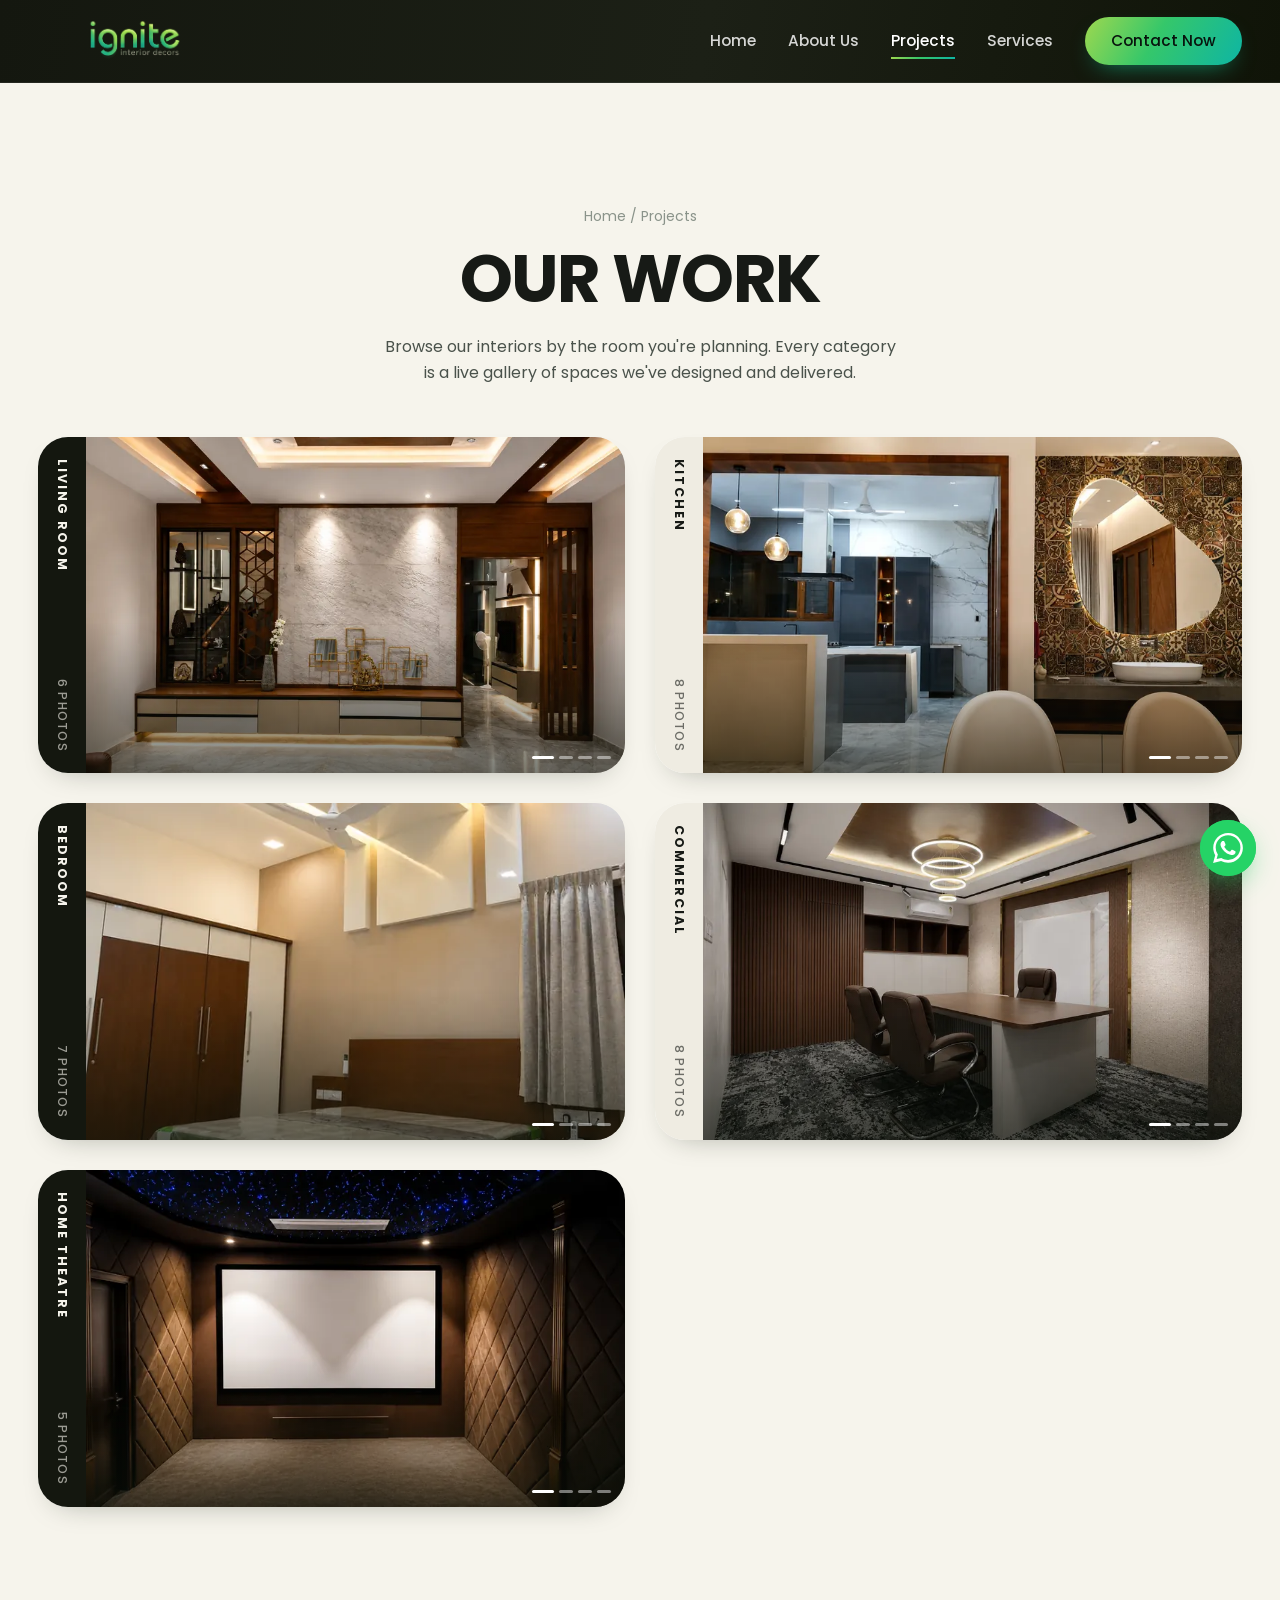
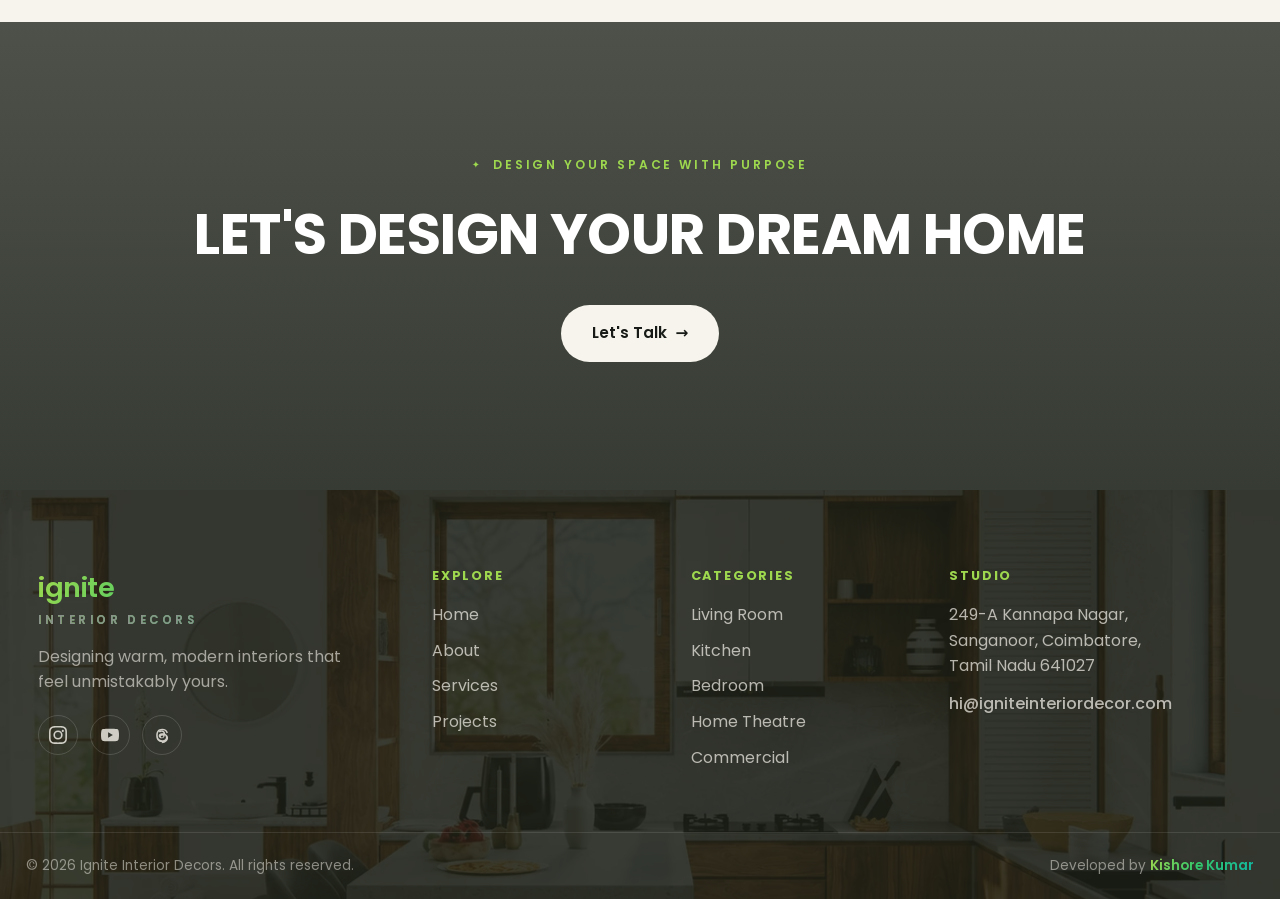
<file: gallery.html>
<!DOCTYPE html>
<html lang="en" class="no-js">
<head>
  <meta charset="UTF-8" />
  <meta name="viewport" content="width=device-width, initial-scale=1.0" />
  <title>Our Work by Category — Ignite Interior Decors</title>
  <meta name="description" content="Browse Ignite Interior Decors' work by category — living rooms, kitchens, bedrooms, home theatres and commercial interiors in Coimbatore." />

  <!-- Brand icons (generated by tools/build_icons.py) -->
  <link rel="icon" href="favicon.ico" sizes="any" />
  <link rel="icon" href="favicon.svg" type="image/svg+xml" />
  <link rel="apple-touch-icon" href="assets/icons/icon-180.png" />
  <link rel="manifest" href="site.webmanifest" />
  <meta name="theme-color" content="#12a37a" />

  <link rel="preconnect" href="https://fonts.googleapis.com" />
  <link rel="preconnect" href="https://fonts.gstatic.com" crossorigin />
  <link href="https://fonts.googleapis.com/css2?family=Poppins:ital,wght@0,300;0,400;0,500;0,600;0,700;0,800;1,400&display=swap" rel="stylesheet" />
  <link rel="stylesheet" href="styles.css" />
</head>
<body>

  <div class="scroll-progress" aria-hidden="true"></div>
  <input type="checkbox" id="nav-toggle" class="nav-toggle-input" hidden />

  <!-- ============ HEADER ============ -->
  <header class="site-header">
    <div class="container header-inner">
      <a class="brand" href="index.html" aria-label="Ignite Interior Decors — home">
        <img src="logo1.png" alt="Ignite Interior Decors" class="brand-logo" />
      </a>
      <nav class="main-nav" aria-label="Primary">
        <a href="index.html#top">Home</a>
        <a href="index.html#about">About Us</a>
        <a href="gallery.html" class="active" aria-current="page">Projects</a>
        <a href="index.html#services">Services</a>
        <a href="index.html#contact" class="nav-cta">Contact Now</a>
      </nav>
      <label for="nav-toggle" class="nav-burger" aria-label="Toggle menu">
        <span></span><span></span><span></span>
      </label>
    </div>
  </header>

  <main>
    <section class="page-hero">
      <div class="container">
        <p class="breadcrumb"><a href="index.html">Home</a> / Projects</p>
        <h1>Our Work</h1>
        <p>Browse our interiors by the room you're planning. Every category is a live
           gallery of spaces we've designed and delivered.</p>
      </div>
    </section>

    <section class="section" style="padding-top:0">
      <div class="container">
        <!-- Category cards injected from gallery-data.js -->
        <div class="cat-grid is-hub" id="categoryHub"></div>
      </div>
    </section>

    <!-- ============ CTA ============ -->
    <section class="cta-banner">
      <div class="container cta-inner">
        <span class="eyebrow">Design Your Space with Purpose</span>
        <h2>Let's Design Your Dream Home</h2>
        <a href="index.html#contact" class="btn btn-light">Let's Talk <span class="arrow">→</span></a>
      </div>
    </section>
  </main>

  <!-- ============ FOOTER ============ -->
  <footer class="site-footer">
    <div class="container footer-grid">
      <div class="footer-brand">
        <span class="footer-wordmark">ignite<em>interior decors</em></span>
        <p>Designing warm, modern interiors that feel unmistakably yours.</p>
        <div class="footer-social">
          <a href="https://www.instagram.com/igniteinteriordecor/" target="_blank" rel="noopener noreferrer" aria-label="Ignite Interior Decors on Instagram" title="Instagram">
            <svg viewBox="0 0 24 24" aria-hidden="true"><path d="M12 2.16c3.2 0 3.58.01 4.85.07 1.17.05 1.8.25 2.23.42.56.22.96.48 1.38.9.42.42.68.82.9 1.38.17.42.37 1.06.42 2.23.06 1.27.07 1.65.07 4.85s-.01 3.58-.07 4.85c-.05 1.17-.25 1.8-.42 2.23-.22.56-.48.96-.9 1.38-.42.42-.82.68-1.38.9-.42.17-1.06.37-2.23.42-1.27.06-1.65.07-4.85.07s-3.58-.01-4.85-.07c-1.17-.05-1.8-.25-2.23-.42-.56-.22-.96-.48-1.38-.9-.42-.42-.68-.82-.9-1.38-.17-.42-.37-1.06-.42-2.23-.06-1.27-.07-1.65-.07-4.85s.01-3.58.07-4.85c.05-1.17.25-1.8.42-2.23.22-.56.48-.96.9-1.38.42-.42.82-.68 1.38-.9.42-.17 1.06-.37 2.23-.42C8.42 2.17 8.8 2.16 12 2.16M12 0C8.74 0 8.33.01 7.05.07 5.78.13 4.9.33 4.14.63c-.79.3-1.46.72-2.12 1.38C1.36 2.67.94 3.34.63 4.14.33 4.9.13 5.78.07 7.05.01 8.33 0 8.74 0 12s.01 3.67.07 4.95c.06 1.27.26 2.15.56 2.91.3.79.72 1.46 1.38 2.12.66.66 1.33 1.08 2.12 1.38.76.3 1.64.5 2.91.56C8.33 23.99 8.74 24 12 24s3.67-.01 4.95-.07c1.27-.06 2.15-.26 2.91-.56.79-.3 1.46-.72 2.12-1.38.66-.66 1.08-1.33 1.38-2.12.3-.76.5-1.64.56-2.91.06-1.28.07-1.69.07-4.95s-.01-3.67-.07-4.95c-.06-1.27-.26-2.15-.56-2.91-.3-.79-.72-1.46-1.38-2.12-.66-.66-1.33-1.08-2.12-1.38-.76-.3-1.64-.5-2.91-.56C15.67.01 15.26 0 12 0m0 5.84A6.16 6.16 0 1 0 18.16 12 6.16 6.16 0 0 0 12 5.84M12 16a4 4 0 1 1 4-4 4 4 0 0 1-4 4m6.41-10.85a1.44 1.44 0 1 0 1.44 1.44 1.44 1.44 0 0 0-1.44-1.44"/></svg>
          </a>
          <a href="https://www.youtube.com/@igniteinteriordecor" target="_blank" rel="noopener noreferrer" aria-label="Ignite Interior Decors on YouTube" title="YouTube">
            <svg viewBox="0 0 24 24" aria-hidden="true"><path d="M23.5 6.19a3.02 3.02 0 0 0-2.12-2.14C19.5 3.55 12 3.55 12 3.55s-7.5 0-9.38.5A3.02 3.02 0 0 0 .5 6.19 31.5 31.5 0 0 0 0 12a31.5 31.5 0 0 0 .5 5.81 3.02 3.02 0 0 0 2.12 2.14c1.88.5 9.38.5 9.38.5s7.5 0 9.38-.5a3.02 3.02 0 0 0 2.12-2.14A31.5 31.5 0 0 0 24 12a31.5 31.5 0 0 0-.5-5.81M9.55 15.57V8.43L15.82 12z"/></svg>
          </a>
          <a href="https://www.threads.com/@igniteinteriordecor" target="_blank" rel="noopener noreferrer" aria-label="Ignite Interior Decors on Threads" title="Threads">
            <svg viewBox="0 0 24 24" aria-hidden="true"><path d="M12.19 21.6h-.01c-2.66-.02-4.7-.9-6.07-2.62C4.9 17.44 4.28 15.32 4.26 12.6v-.02c.02-2.72.64-4.83 1.85-6.36C7.48 4.5 9.52 3.62 12.18 3.6h.02c2.04.01 3.74.53 5.06 1.53 1.24.94 2.11 2.29 2.6 4l-1.85.55c-.82-2.8-2.79-4.22-5.82-4.24-2 .01-3.51.63-4.49 1.85-.92 1.14-1.39 2.79-1.41 4.91.02 2.12.49 3.77 1.41 4.91.98 1.22 2.49 1.84 4.49 1.85 1.8-.01 2.99-.44 3.99-1.42.99-.99 1.24-2.16.89-3.34-.22-.74-.68-1.36-1.34-1.85-.16 1.14-.51 2.05-1.05 2.71-.72.87-1.74 1.34-3.03 1.4-.98.05-1.92-.19-2.66-.68-.87-.58-1.38-1.47-1.43-2.5-.1-2.03 1.52-3.49 4.03-3.63.89-.05 1.72-.01 2.49.11-.1-.62-.31-1.11-.62-1.46-.42-.48-1.08-.72-1.95-.73h-.03c-.7 0-1.65.19-2.26 1.1l-1.53-1.03c.81-1.2 2.13-1.86 3.79-1.86h.05c2.77.02 4.42 1.72 4.7 4.68.16.07.31.14.46.22 1.4.66 2.42 1.66 2.96 2.9.75 1.72.82 4.53-1.46 6.8-1.74 1.73-3.85 2.51-6.65 2.53M13.32 12.58c-.2 0-.4 0-.61.02-1.89.11-2.32.99-2.28 1.68.04.75.86 1.1 1.65 1.06.73-.04 1.55-.32 1.69-2.08l.02-.28c-.36-.08-.75-.12-1.16-.12"/></svg>
          </a>
        </div>
      </div>
      <nav class="footer-col" aria-label="Explore">
        <h4>Explore</h4>
        <a href="index.html#top">Home</a>
        <a href="index.html#about">About</a>
        <a href="index.html#services">Services</a>
        <a href="gallery.html">Projects</a>
      </nav>
      <nav class="footer-col" aria-label="Categories">
        <h4>Categories</h4>
        <a href="category.html?c=living-room">Living Room</a>
        <a href="category.html?c=kitchen">Kitchen</a>
        <a href="category.html?c=bedroom">Bedroom</a>
        <a href="category.html?c=home-theatre">Home Theatre</a>
        <a href="category.html?c=commercial">Commercial</a>
      </nav>
      <div class="footer-col">
        <h4>Studio</h4>
        <address>
          <a href="https://www.google.com/maps/search/?api=1&amp;query=249-A%20Kannapa%20Nagar%2C%20Sanganoor%2C%20Coimbatore%2C%20Tamil%20Nadu%20641027" target="_blank" rel="noopener noreferrer">
            249-A Kannapa Nagar,<br />Sanganoor, Coimbatore,<br />Tamil Nadu 641027
          </a>
        </address>
        <a href="mailto:hi@igniteinteriordecor.com" class="footer-mail">hi@igniteinteriordecor.com</a>
      </div>
    </div>
    <div class="container footer-bottom">
      <span>© 2026 Ignite Interior Decors. All rights reserved.</span>
      <span class="footer-credit">Developed by
        <a href="https://kishore37sk.github.io/personal_website/" target="_blank" rel="noopener noreferrer">Kishore Kumar</a>
      </span>
    </div>
  </footer>

  <label for="nav-toggle" class="nav-scrim" aria-hidden="true"></label>
  <!-- Opens WhatsApp with the message pre-filled -->
  <a class="wa-float" href="https://wa.me/919489289494?text=Hi%20Ignite%20Interior%20Decors"
     target="_blank" rel="noopener noreferrer"
     aria-label="Chat with Ignite Interior Decors on WhatsApp" title="Chat on WhatsApp">
    <svg viewBox="0 0 24 24" aria-hidden="true"><path d="M17.47 14.38c-.3-.15-1.76-.87-2.03-.97-.27-.1-.47-.15-.67.15-.2.3-.77.97-.94 1.17-.17.2-.35.22-.64.07-.3-.15-1.26-.46-2.4-1.48-.89-.79-1.49-1.77-1.66-2.07-.17-.3-.02-.46.13-.61.13-.13.3-.35.45-.52.15-.17.2-.3.3-.5.1-.2.05-.37-.02-.52-.08-.15-.67-1.61-.92-2.21-.24-.58-.49-.5-.67-.51h-.57c-.2 0-.52.07-.79.37-.27.3-1.04 1.02-1.04 2.48s1.06 2.88 1.21 3.08c.15.2 2.1 3.2 5.07 4.49.71.3 1.26.49 1.69.63.71.22 1.36.19 1.87.12.57-.09 1.76-.72 2.01-1.41.25-.7.25-1.29.17-1.42-.07-.13-.27-.2-.57-.35M12.04 21.5h-.01c-1.77 0-3.51-.48-5.03-1.38l-.36-.21-3.74.98 1-3.64-.24-.37a9.86 9.86 0 0 1-1.51-5.26c0-5.45 4.44-9.89 9.9-9.89 2.64 0 5.12 1.03 6.99 2.9a9.82 9.82 0 0 1 2.89 6.99c0 5.45-4.44 9.88-9.89 9.88M20.52 3.45A11.76 11.76 0 0 0 12.04 0C5.5 0 .18 5.32.18 11.86c0 2.09.55 4.13 1.59 5.93L.08 24l6.34-1.66a11.83 11.83 0 0 0 5.62 1.43h.01c6.54 0 11.86-5.32 11.86-11.86 0-3.17-1.23-6.15-3.47-8.39"/></svg>
  </a>
  <button type="button" class="to-top" aria-label="Back to top">↑</button>

  <script src="gallery-data.js"></script>
  <script src="script.js" defer></script>
</body>
</html>
</file>
<file: styles.css>
/* =========================================================
   Ignite Interior Decors — Stylesheet
   Layout & interaction modelled on livinor.webflow.io,
   restyled for the Ignite brand (green gradient + warm neutrals).
   HTML + CSS + JS.
   ========================================================= */

/* ---------- Design tokens ---------- */
:root {
  --green-1: #9ed84f;
  --green-2: #35c76a;
  --green-3: #12a37a;
  --teal:    #0eb5a4;
  --grad: linear-gradient(120deg, var(--green-1), var(--green-2) 45%, var(--teal));

  --ink:      #171a16;
  --ink-soft: #4a524b;
  --ink-mute: #8a938a;
  --line:     #e7e4db;

  --cream:  #f6f4ec;
  --cream-2:#efece2;
  --card:   #ffffff;
  --dark:   #14170f;
  --dark-2: #1c2016;

  --radius: 20px;
  --radius-sm: 13px;
  --radius-lg: 30px;
  --shadow: 0 24px 60px -28px rgba(20, 30, 18, .38);
  --shadow-sm: 0 12px 30px -18px rgba(20, 30, 18, .4);

  --container: 1820px;
  --ease: cubic-bezier(.22, .61, .36, 1);
  /* Strong deceleration — what makes a reveal look like it settles
     into place rather than sliding to a stop. */
  --ease-out: cubic-bezier(.16, 1, .3, 1);

  /* Poppins throughout — one geometric sans, like the reference site.
     The three tokens are kept so every rule keeps its intent (display
     headings vs body copy vs the oversized hero), but they now all
     resolve to Poppins and differ only in weight/tracking below. */
  --font-display: "Poppins", system-ui, sans-serif;
  --font-body: "Poppins", system-ui, sans-serif;
  --font-hero: "Poppins", system-ui, sans-serif;
}

/* ---------- Reset / base ---------- */
*, *::before, *::after { box-sizing: border-box; }
* { margin: 0; }

html { scroll-behavior: smooth; scroll-padding-top: 100px; }

body {
  font-family: var(--font-body);
  color: var(--ink);
  background: var(--cream);
  line-height: 1.6;
  -webkit-font-smoothing: antialiased;
  overflow-x: hidden;
}

img { display: block; max-width: 100%; height: auto; }
a { color: inherit; text-decoration: none; }

/* Form controls do NOT inherit font-family from the page — browsers
   force their own default (Arial). Without this the submit button and
   inputs would fall back off Poppins. */
button, input, select, textarea { font-family: inherit; }

/* Fluid like the reference site, which runs ~90% of the viewport
   (≈1714px content at 1920px) rather than parking at a narrow fixed
   width and leaving wide dead gutters on large laptops. */
.container {
  width: 100%;
  max-width: var(--container);
  margin-inline: auto;
  padding-inline: clamp(20px, 3vw, 56px);
}

.section { padding: clamp(64px, 9vw, 128px) 0; }

/* ---------- Typography helpers ---------- */
.eyebrow {
  display: inline-flex;
  align-items: center;
  gap: 10px;
  font-size: .76rem;
  letter-spacing: .24em;
  text-transform: uppercase;
  font-weight: 600;
  color: var(--green-3);
}
.eyebrow::before {
  content: "✦";
  font-size: .8em;
}

/* Section headings follow the reference site: uppercase, heavy, tight.
   In-section headings (About, Why choose us, Contact) sit at this
   restrained size; the big section-head titles are scaled up below. */
.section-title {
  font-family: var(--font-display);
  font-weight: 700;
  font-size: clamp(1.45rem, 2.7vw, 2.05rem);
  line-height: 1.18;
  letter-spacing: -0.015em;
  text-transform: uppercase;
}

.lead { font-size: 1.12rem; color: var(--ink-soft); }
p { color: var(--ink-soft); }

.grad-text {
  background: var(--grad);
  -webkit-background-clip: text;
  background-clip: text;
  color: transparent;
}

/* ---------- Buttons ---------- */
.btn {
  display: inline-flex;
  align-items: center;
  justify-content: center;
  gap: .55rem;
  padding: 15px 30px;
  border-radius: 999px;
  font-weight: 600;
  font-size: .96rem;
  cursor: pointer;
  border: 1px solid transparent;
  transition: transform .35s var(--ease), box-shadow .35s var(--ease),
              background .3s var(--ease), color .3s var(--ease), border-color .3s var(--ease);
}
.btn:hover { transform: translateY(-3px); }
.btn:active { transform: translateY(-1px); }

/* A light sweep passes across the button on hover. */
.btn { position: relative; overflow: hidden; isolation: isolate; }
.btn::after {
  content: "";
  position: absolute; inset: 0;
  z-index: -1;
  background: linear-gradient(115deg, transparent 35%, rgba(255,255,255,.42) 50%, transparent 65%);
  transform: translateX(-120%);
  transition: transform .7s var(--ease);
}
.btn:hover::after { transform: translateX(120%); }

/* Arrows ease forward on hover. */
.btn .arrow, .service-link .arrow { transition: transform .35s var(--ease); }
.btn:hover .arrow, .service-link:hover .arrow { transform: translateX(5px); }
.btn .arrow { transition: transform .3s var(--ease); }
.btn:hover .arrow { transform: translateX(4px); }

.btn-primary {
  background: var(--grad);
  color: #08130d;
  box-shadow: 0 12px 26px -12px rgba(18, 163, 122, .8);
}
.btn-primary:hover { box-shadow: 0 18px 34px -12px rgba(18, 163, 122, .9); }

.btn-dark { background: var(--ink); color: var(--cream); }
.btn-dark:hover { background: #000; }

.btn-outline { border-color: var(--ink); color: var(--ink); background: transparent; }
.btn-outline:hover { background: var(--ink); color: var(--cream); }

.btn-light { background: var(--cream); color: var(--ink); }
.btn-ghost-light { border-color: rgba(255,255,255,.4); color: #fff; background: transparent; }
.btn-ghost-light:hover { background: #fff; color: var(--ink); }
.btn-block { width: 100%; }

/* ---------- Scroll progress ---------- */
.scroll-progress {
  position: fixed;
  top: 0; left: 0;
  height: 3px; width: 100%;
  transform-origin: 0 50%;
  transform: scaleX(var(--progress, 0));
  background: var(--grad);
  z-index: 200;
  transition: transform .08s linear;
}

/* =========================================================
   HEADER
   ========================================================= */
/* Dark bar by default — inner pages have no hero behind the header, so
   the white nav needs something to sit on. */
.site-header {
  position: sticky;
  top: 0;
  z-index: 100;
  background: linear-gradient(100deg, var(--dark) 0%, var(--dark-2) 55%, #101408 100%);
  border-bottom: 1px solid rgba(255, 255, 255, .07);
  transition: background .45s var(--ease), border-color .45s var(--ease),
              box-shadow .45s var(--ease);
  animation: header-drop .8s var(--ease) both;
}
@keyframes header-drop { from { transform: translateY(-100%); opacity: 0; } }

.site-header.scrolled {
  border-bottom-color: rgba(255, 255, 255, .12);
  box-shadow: 0 14px 34px -22px rgba(0, 0, 0, .75);
}

/* Homepage: the header is lifted OUT OF FLOW so the hero starts at the
   very top of the page and its photo runs behind the nav. Without this
   the hero begins below the header and a transparent bar just exposes
   the cream page background. */
.home .site-header { position: fixed; left: 0; right: 0; }

/* Fully transparent over the hero. The bar fades back in as soon as you
   scroll, otherwise the white nav would land on cream content below. */
.home .site-header:not(.scrolled) {
  background: transparent;
  border-bottom-color: transparent;
  box-shadow: none;
}
.home .site-header:not(.scrolled) .main-nav a { text-shadow: 0 1px 12px rgba(0, 0, 0, .55); }
.home .site-header:not(.scrolled) .nav-cta { text-shadow: none; }
.home .site-header:not(.scrolled) .brand-logo { filter: drop-shadow(0 3px 14px rgba(0, 0, 0, .55)); }
.header-inner {
  display: flex;
  align-items: center;
  justify-content: space-between;
  min-height: 82px;
  gap: 20px;
}
/* The logo PNG carries real alpha, so it sits on the dark bar without
   any blend mode — which would only muddy the green. */
.brand-logo {
  height: 58px; width: auto;
  transition: transform .4s var(--ease);
}
.brand:hover .brand-logo { transform: scale(1.04); }

.main-nav { display: flex; align-items: center; gap: 32px; }
.main-nav a {
  font-weight: 500;
  font-size: .96rem;
  color: rgba(255, 255, 255, .82);
  position: relative;
  transition: color .25s var(--ease);
}
.main-nav a:not(.nav-cta):hover,
.main-nav a.active { color: #fff; }
.main-nav a:not(.nav-cta)::after {
  content: "";
  position: absolute;
  left: 0; bottom: -6px;
  width: 100%; height: 2px;
  background: var(--grad);
  transform: scaleX(0);
  transform-origin: left;
  transition: transform .3s var(--ease);
}
.main-nav a:not(.nav-cta):hover { color: #fff; }
.main-nav a:not(.nav-cta):hover::after,
.main-nav a.active:not(.nav-cta)::after { transform: scaleX(1); }
.main-nav a.active:not(.nav-cta) { color: #fff; }

/* Accent pill on the dark bar, like the reference header's CTA. */
.nav-cta {
  background: var(--grad);
  color: #08130d !important;
  font-weight: 600;
  padding: 12px 26px;
  border-radius: 999px;
  box-shadow: 0 10px 24px -12px rgba(18, 163, 122, .9);
  transition: transform .3s var(--ease), box-shadow .3s var(--ease), filter .3s var(--ease);
}
.nav-cta:hover {
  transform: translateY(-2px);
  filter: brightness(1.06);
  box-shadow: 0 16px 30px -12px rgba(18, 163, 122, 1);
}

.nav-burger { display: none; }
.nav-scrim { display: none; }

/* =========================================================
   HERO (centered, star dividers, numbered services, carousel)
   ========================================================= */
.hero {
  position: relative;
  min-height: 100svh;
  display: flex;
  color: #fff;
  overflow: hidden;
}
.hero-bg { position: absolute; inset: 0; z-index: 0; }
.hero-slide {
  position: absolute;
  inset: 0;
  background-size: cover;
  background-position: center;
  opacity: 0;
  transform: scale(1.08);
  transition: opacity 1.2s var(--ease), transform 7s var(--ease);
}
.hero-slide.active { opacity: 1; transform: scale(1); }
.hero-overlay {
  position: absolute;
  inset: 0;
  z-index: 1;
  background:
    linear-gradient(180deg, rgba(12,16,10,.5) 0%, rgba(12,16,10,.26) 38%, rgba(12,16,10,.82) 100%),
    linear-gradient(90deg, rgba(12,16,10,.5), transparent 58%);
}
.hero-inner {
  position: relative;
  z-index: 2;
  width: 100%;
  min-height: 100svh;
  display: flex;
  flex-direction: column;
  justify-content: space-between;
  padding-block: clamp(120px, 17vh, 190px) clamp(28px, 5vh, 48px);
}
.hero-top {
  display: flex;
  justify-content: space-between;
  align-items: flex-start;
  gap: 40px;
}
/* Poppins is a wider, geometric face than the grotesque this was
   sized for, so the ceiling and tracking are pulled in to keep the
   headline on two lines at desktop widths. */
.hero-title {
  font-family: var(--font-hero);
  font-weight: 700;
  text-transform: uppercase;
  font-size: clamp(2.6rem, 8.4vw, 7.4rem);
  line-height: .98;
  letter-spacing: -0.035em;
  max-width: 15ch;
  text-shadow: 0 8px 44px rgba(0,0,0,.4);
}
.hero-title .accent { color: #e9e0cd; }

/* Hero entrance: each block rises and settles in sequence. */
.hero-title,
.hero-tagline,
.hero-filmstrip { animation: hero-rise 1.1s var(--ease) both; }
.hero-title    { animation-delay: .15s; }
.hero-tagline  { animation-delay: .35s; }
.hero-filmstrip{ animation-delay: .5s; }
@keyframes hero-rise {
  from { opacity: 0; transform: translateY(38px); }
  to   { opacity: 1; transform: none; }
}

.hero-bottom {
  display: flex;
  justify-content: space-between;
  align-items: flex-end;
  gap: 28px;
  flex-wrap: wrap;
}
.hero-tagline { display: flex; flex-direction: column; align-items: flex-start; gap: 18px; }
.hero-tagline p {
  color: rgba(255,255,255,.9);
  text-transform: uppercase;
  letter-spacing: .06em;
  font-weight: 600;
  font-size: clamp(.9rem, 1.5vw, 1.05rem);
  max-width: 22ch;
}
.hero-filmstrip { display: flex; gap: 10px; }
.hero-filmstrip button {
  width: clamp(64px, 8vw, 96px);
  height: clamp(46px, 5.6vw, 66px);
  border: none;
  border-radius: 9px;
  cursor: pointer;
  background-size: cover;
  background-position: center;
  opacity: .55;
  outline: 2px solid transparent;
  outline-offset: 2px;
  transition: opacity .3s var(--ease), outline-color .3s var(--ease), transform .3s var(--ease);
}
.hero-filmstrip button:hover { transform: translateY(-3px); opacity: .85; }
.hero-filmstrip button.active { opacity: 1; outline-color: var(--green-1); }

/* =========================================================
   ABOUT + counters
   ========================================================= */
.about { background: var(--cream); }
/* Reference layout: copy + image stacked on the left, a 2x2 stat
   grid on the right, both starting from the same baseline. */
.about-grid {
  display: grid;
  grid-template-columns: 1.02fr .98fr;
  gap: clamp(28px, 4vw, 56px);
  /* Stretch, matching the reference: the stat grid runs the full height
     of the copy + image column so nothing is left hanging beside the
     image. The air this creates is absorbed by bottom-anchoring the
     content inside each cell (see .counter below). */
  align-items: stretch;
}
.about-left { display: flex; flex-direction: column; gap: clamp(28px, 4vw, 44px); }
/* No narrow cap — the reference lets this run the full width of its
   column, setting in 3 wide lines rather than 5 cramped ones. */
.about-text .section-title { margin: 14px 0 26px; }
.about-actions {
  display: flex;
  align-items: center;
  gap: 20px;
  margin-top: 28px;
  flex-wrap: wrap;
}
.about-note {
  display: inline-flex;
  align-items: center;
  gap: 8px;
  font-size: .9rem;
  color: var(--ink-soft);
}
.about-note .dot {
  width: 9px; height: 9px; border-radius: 50%;
  background: var(--green-2);
  box-shadow: 0 0 0 0 rgba(53,199,106,.6);
  animation: pulse 2s infinite;
}
@keyframes pulse {
  0% { box-shadow: 0 0 0 0 rgba(53,199,106,.55); }
  70% { box-shadow: 0 0 0 10px rgba(53,199,106,0); }
  100% { box-shadow: 0 0 0 0 rgba(53,199,106,0); }
}
.about-media { position: relative; }
.about-media img {
  border-radius: var(--radius);
  box-shadow: var(--shadow);
  aspect-ratio: 16 / 11;
  object-fit: cover;
  width: 100%;
}

/* 2x2 stat grid. Hairline gaps come from the background showing
   through a 1px grid gap, so the cells read as one divided block. */
.counters {
  display: grid;
  grid-template-columns: repeat(2, 1fr);
  grid-template-rows: 1fr 1fr;   /* split the stretched height evenly */
  gap: 1px;
  background: var(--line);
  border: 1px solid var(--line);
  border-radius: var(--radius);
  overflow: hidden;
}
/* Content is anchored to the BOTTOM of each cell, as on the reference.
   Centring it in a tall stretched cell is what made the whitespace look
   accidental rather than designed. */
.counter {
  background: var(--card);
  padding: clamp(28px, 3.2vw, 40px);
  text-align: center;
  display: flex;
  flex-direction: column;
  justify-content: flex-end;
  transition: background .4s var(--ease);
}
.counter:nth-child(2), .counter:nth-child(3) { background: var(--cream-2); }
.counter:hover { background: var(--cream); }
.counter .counter-num {
  font-family: var(--font-display);
  font-size: clamp(2.1rem, 4.4vw, 3.4rem);
  font-weight: 700;
  line-height: 1;
  letter-spacing: -0.02em;
}
.counter .counter-num .suffix { color: var(--green-3); }
.counter h4 {
  margin: 14px 0 8px;
  font-size: .92rem;
  font-weight: 600;
  letter-spacing: .08em;
  text-transform: uppercase;
}
.counter p { font-size: .88rem; color: var(--ink-mute); line-height: 1.5; }

/* =========================================================
   Section heads
   ========================================================= */
.section-head {
  display: flex;
  justify-content: space-between;
  /* start, not flex-end: the right column (blurb + button) is taller
     than the heading, so bottom-aligning pushed the heading down and
     opened a gap above it. */
  align-items: flex-start;
  gap: 26px;
  margin-bottom: 54px;
  flex-wrap: wrap;
}
.section-head .eyebrow { margin-bottom: 12px; }
/* Section-head titles are the display headings — larger than the
   in-section .section-title above, as on the reference site. */
.section-head-title {
  max-width: 20ch;
  font-size: clamp(1.9rem, 4.2vw, 3.1rem);
  line-height: 1.08;
  letter-spacing: -0.025em;
}
/* Second half of the heading drops back, e.g. "OUR FEATURED work" */
.title-muted { color: var(--ink-mute); }

.section-head-note { max-width: 42ch; color: var(--ink-mute); }
.section-head-aside {
  display: flex;
  flex-direction: column;
  align-items: flex-start;
  gap: 22px;
  max-width: 44ch;
}

/* =========================================================
   BROWSE BY CATEGORY (homepage section shell)
   Card styling itself lives in the CATEGORY CARDS block below.
   ========================================================= */
.projects { background: var(--cream-2); }
.projects-cta { display: flex; justify-content: center; margin-top: 48px; }

/* =========================================================
   PROCESS
   ========================================================= */
.process { background: var(--dark); color: var(--cream); }

/* Staggered mosaic, like the reference: an oversized title panel on the
   left and step cards scattered across a 12-column grid rather than
   stacked in a plain list. */
.process-mosaic {
  display: grid;
  grid-template-columns: repeat(12, 1fr);
  gap: 20px;
  align-items: start;
}
.process-intro {
  grid-column: span 4;
  align-self: stretch;
  background: linear-gradient(160deg, var(--dark-2), #0d1108);
  border: 1px solid rgba(255, 255, 255, .08);
  border-radius: var(--radius-lg);
  padding: clamp(28px, 3vw, 44px);
  display: flex;
  flex-direction: column;
  justify-content: center;
  min-height: 320px;
}
.process-intro .eyebrow { color: var(--green-1); }
.process-headline {
  font-family: var(--font-display);
  font-weight: 700;
  text-transform: uppercase;
  font-size: clamp(2.2rem, 3.6vw, 3.6rem);
  line-height: 1.02;
  letter-spacing: -0.03em;
  color: var(--cream);
  margin: 12px 0 16px;
}
.process-intro p { color: rgba(246, 244, 236, .6); max-width: 32ch; }

/* No card chrome, matching the reference: the step sits directly on the
   dark background. Order is label -> image -> title -> copy, which is
   set with flex `order` so the markup stays semantic. */
.process-card {
  grid-column: span 4;
  display: flex;
  flex-direction: column;
  background: none;
  border: none;
  padding: 0;
  transition: transform .45s var(--ease);
}
/* Offsets that give the block its scattered rhythm. */
.process-card:nth-child(3) { margin-top: 46px; }
.process-card:nth-child(4) { margin-top: -18px; }
.process-card:nth-child(5) { margin-top: 30px; }
.process-card:nth-child(6) { margin-top: -10px; }

.process-card:hover { transform: translateY(-6px); }

/* Small dot + label, not a filled pill */
.step-tag {
  order: -2;
  display: inline-flex;
  align-items: center;
  gap: 9px;
  align-self: flex-start;
  font-size: .74rem;
  letter-spacing: .14em;
  text-transform: uppercase;
  font-weight: 700;
  color: var(--green-1);
  margin-bottom: 14px;
}
.step-tag::before {
  content: "";
  width: 8px; height: 8px;
  border-radius: 50%;
  background: var(--green-1);
  flex: none;
}
.process-card .step-title {
  font-family: var(--font-display);
  font-weight: 700;
  font-size: 1.2rem;
  letter-spacing: .01em;
  text-transform: uppercase;
  color: var(--cream);
  margin-bottom: 10px;
}
.process-card .step-desc { color: rgba(246, 244, 236, .62); font-size: .92rem; max-width: 34ch; }

/* script.js wraps content images in an .img-reveal frame, so THAT is the
   flex child here — the order has to live on the wrapper, not the <img>,
   or the image drops to the bottom of the card. */
.process-card > .img-reveal { order: -1; margin: 0 0 18px; border-radius: 10px; }
.process-card > .img-reveal .step-thumb { margin: 0; border-radius: 10px; }

/* Wide, short banner above the title. 4:1 matches the source images'
   own proportion, so they are framed rather than cropped at the sides. */
.process-card .step-thumb {
  order: -1;
  width: 100%;
  aspect-ratio: 4 / 1;
  object-fit: cover;
  border-radius: 10px;
  margin: 0 0 18px;
  filter: saturate(.92);
  transition: filter .5s var(--ease), transform .6s var(--ease);
}
.process-card:hover .step-thumb { filter: saturate(1.05); transform: scale(1.02); }

/* Elbow connector from the previous step, as on the reference. Drawn
   with borders so there's no extra markup or image. */
.process-card:not(:nth-child(2))::before {
  content: "";
  position: absolute;
  left: -34px; top: -34px;
  width: 34px; height: 46px;
  border-left: 1px solid rgba(255, 255, 255, .18);
  border-bottom: 1px solid rgba(255, 255, 255, .18);
  border-bottom-left-radius: 10px;
  pointer-events: none;
}
.process-card { position: relative; }
@media (max-width: 960px) { .process-card::before { display: none; } }

/* =========================================================
   SERVICES
   ========================================================= */
.services { background: var(--cream); }
.service-grid {
  display: grid;
  grid-template-columns: repeat(3, 1fr);
  gap: 24px;
}
.service-card {
  background: var(--card);
  border: 1px solid var(--line);
  border-radius: var(--radius);
  padding: 36px 32px;
  position: relative;
  overflow: hidden;
  transition: transform .4s var(--ease), box-shadow .4s var(--ease), border-color .4s var(--ease);
}
.service-card::before {
  content: "";
  position: absolute; left: 0; top: 0;
  width: 100%; height: 3px;
  background: var(--grad);
  transform: scaleX(0); transform-origin: left;
  transition: transform .45s var(--ease);
}
.service-card:hover { transform: translateY(-8px); box-shadow: var(--shadow); border-color: transparent; }
.service-card:hover::before { transform: scaleX(1); }
.service-icon {
  width: 58px; height: 58px;
  display: grid; place-items: center;
  border-radius: 15px;
  background: linear-gradient(140deg, rgba(53,199,106,.16), rgba(14,181,164,.16));
  color: var(--green-3);
  font-size: 1.6rem;
  margin-bottom: 22px;
}
.service-card h3 { font-family: var(--font-display); font-weight: 600; font-size: 1.32rem; margin-bottom: 10px; }
.service-card .service-link { margin-top: 18px; display: inline-flex; gap: 6px; font-weight: 600; font-size: .9rem; color: var(--green-3); }
.services-cta { display: flex; justify-content: center; margin-top: 46px; }

/* =========================================================
   CTA banner + offers strip
   ========================================================= */
.cta-banner {
  position: relative;
  color: #fff;
  text-align: center;
  background: url("https://images.unsplash.com/photo-1616486338812-3dadae4b4ace?auto=format&fit=crop&w=1900&q=80") center/cover fixed;
}
.cta-banner::before { content: ""; position: absolute; inset: 0; background: linear-gradient(rgba(12,18,10,.72), rgba(12,18,10,.82)); }
.cta-inner { position: relative; padding: clamp(70px, 10vw, 130px) 24px; }
.cta-inner .eyebrow { color: var(--green-1); justify-content: center; }
.cta-inner h2 {
  font-family: var(--font-display);
  font-weight: 700;
  text-transform: uppercase;
  letter-spacing: -0.02em;
  font-size: clamp(2rem, 4.8vw, 3.5rem);
  margin: 14px 0 26px;
  letter-spacing: -0.01em;
}
.offers-strip {
  background: var(--dark-2);
  color: var(--cream);
  overflow: hidden;
  white-space: nowrap;
  padding: 16px 0;
}
.offers-track { display: inline-flex; gap: 40px; align-items: center; animation: marquee 24s linear infinite; }
.offers-track span { font-family: var(--font-display); font-weight: 500; font-size: 1.05rem; letter-spacing: .04em; text-transform: uppercase; color: rgba(246,244,236,.9); }
.offers-track .sep { color: var(--green-1); font-style: normal; }
@keyframes marquee { to { transform: translateX(-50%); } }

/* =========================================================
   WHY CHOOSE US
   ========================================================= */
.why { background: var(--cream-2); }
.why-grid {
  display: grid;
  grid-template-columns: 1fr 1fr;
  gap: clamp(36px, 6vw, 70px);
  align-items: center;
}
.why-media { position: relative; border-radius: var(--radius); overflow: hidden; box-shadow: var(--shadow); }
/* Closer to the source photo's 16:9 so the room isn't cropped to pieces,
   while staying tall enough to balance the list beside it. */
.why-media img { aspect-ratio: 16/11; object-fit: cover; width: 100%; }
.why-list { list-style: none; padding: 0; margin: 28px 0 0; display: grid; gap: 4px; }
.why-list li {
  display: flex; gap: 16px; align-items: flex-start;
  padding: 18px 0;
  border-bottom: 1px solid var(--line);
}
.why-list .why-ico {
  flex: none;
  width: 40px; height: 40px; border-radius: 11px;
  display: grid; place-items: center;
  background: var(--grad); color: #08130d; font-weight: 700;
}
.why-list h4 { font-size: 1.1rem; margin-bottom: 3px; }
.why-list p { font-size: .93rem; }

/* =========================================================
   TESTIMONIALS
   ========================================================= */
.testimonials { background: var(--cream); }
.testimonial-track {
  display: flex; gap: 24px;
  overflow-x: auto;
  scroll-snap-type: x mandatory;
  padding-bottom: 14px;
  scrollbar-width: thin;
}
.testimonial {
  flex: 0 0 min(440px, 84%);
  scroll-snap-align: start;
  background: var(--card);
  border: 1px solid var(--line);
  border-radius: var(--radius);
  padding: 36px 32px;
  box-shadow: var(--shadow-sm);
}
.stars { color: var(--green-2); letter-spacing: 3px; margin-bottom: 16px; }
.testimonial q {
  font-family: var(--font-display);
  font-size: 1.32rem; line-height: 1.42;
  color: var(--ink); font-weight: 400;
}
.testimonial q::before, .testimonial q::after { content: none; }
.testimonial footer { margin-top: 24px; display: flex; align-items: center; gap: 14px; }
.testimonial footer img { width: 48px; height: 48px; border-radius: 50%; object-fit: cover; }
.testimonial footer .avatar {
  width: 48px; height: 48px;
  flex: none;
  display: grid; place-items: center;
  border-radius: 50%;
  background: var(--grad);
  color: #08130d;
  font-weight: 700;
  font-size: .95rem;
  letter-spacing: .04em;
}
.testimonial footer strong { display: block; }
.testimonial footer span { color: var(--ink-mute); font-size: .88rem; }
.carousel-controls { display: flex; gap: 12px; }
.carousel-btn {
  width: 50px; height: 50px; border-radius: 50%;
  border: 1px solid var(--line); background: var(--card); color: var(--ink);
  font-size: 1.5rem; line-height: 1; cursor: pointer;
  transition: transform .3s var(--ease), background .3s var(--ease), color .3s var(--ease), border-color .3s var(--ease);
}
.carousel-btn:hover { background: var(--ink); color: var(--cream); border-color: var(--ink); transform: translateY(-3px); }
.no-js .carousel-controls { display: none; }

/* =========================================================
   CONTACT
   ========================================================= */
.contact { background: var(--dark); color: var(--cream); }
.contact .section-title { color: var(--cream); }
.contact-grid {
  display: grid;
  grid-template-columns: 1fr 1.1fr;
  gap: clamp(36px, 6vw, 70px);
  align-items: start;
}
.contact-info .lead { color: rgba(246,244,236,.7); }
.contact-details { list-style: none; padding: 0; margin-top: 30px; display: grid; gap: 16px; }
.contact-details li { color: var(--cream); }
.contact-details a { color: var(--green-1); }
.ci-label { display: inline-block; width: 74px; color: var(--ink-mute); font-size: .76rem; letter-spacing: .12em; text-transform: uppercase; }
.contact-form {
  background: rgba(255,255,255,.04);
  border: 1px solid rgba(255,255,255,.1);
  border-radius: var(--radius);
  padding: 36px;
  display: grid; gap: 18px;
}
.field { display: grid; gap: 8px; }
.field-row { display: grid; grid-template-columns: 1fr 1fr; gap: 18px; }
.field label { font-size: .84rem; font-weight: 600; color: rgba(246,244,236,.7); }
.field input, .field select, .field textarea {
  font-family: inherit; font-size: 1rem;
  padding: 13px 16px;
  border: 1px solid rgba(255,255,255,.14);
  border-radius: var(--radius-sm);
  background: rgba(0,0,0,.18);
  color: var(--cream);
  transition: border-color .25s var(--ease), box-shadow .25s var(--ease);
}
.field input::placeholder, .field textarea::placeholder { color: rgba(246,244,236,.4); }
.field input:focus, .field select:focus, .field textarea:focus {
  outline: none; border-color: var(--green-2);
  box-shadow: 0 0 0 4px rgba(53,199,106,.16);
}
.field select option { color: #111; }
.field textarea { resize: vertical; }
.btn.is-sent { background: var(--grad); color: #08130d; }

/* =========================================================
   FOOTER
   ========================================================= */
/* Faded interior photograph behind the dark footer.
   isolation + z-index:-1 keeps the texture behind the footer's own
   content without escaping into the page's stacking context. */
.site-footer {
  position: relative;
  isolation: isolate;
  background: var(--dark-2);
  color: var(--cream);
  padding-top: 76px;
}
.site-footer::before {
  content: "";
  position: absolute;
  inset: 0;
  z-index: -1;
  background: url("assets/decor/footer-bg.webp") center / cover no-repeat;
  opacity: .13;
  pointer-events: none;
}
.footer-grid { display: grid; grid-template-columns: 1.6fr 1fr 1fr 1.3fr; gap: 34px; padding-bottom: 52px; }
.footer-wordmark { font-family: var(--font-display); font-size: 1.7rem; font-weight: 600; letter-spacing: -0.02em; background: var(--grad); -webkit-background-clip: text; background-clip: text; color: transparent; display: block; }
.footer-wordmark em { font-style: normal; font-size: .72rem; letter-spacing: .3em; text-transform: uppercase; color: var(--ink-mute); display: block; margin-top: 2px; }
.footer-brand p { color: rgba(246,244,236,.6); margin-top: 14px; max-width: 32ch; }
/* Addresses render as normal body copy, not italic browser default */
address { font-style: normal; }
.contact-details address a,
.footer-col address a { transition: color .25s var(--ease); }
.contact-details address a:hover { color: var(--green-3); }
.footer-mail { display: inline-block; margin-top: 12px; color: var(--green-1); font-weight: 500; word-break: break-word; transition: opacity .25s var(--ease); }
.footer-mail:hover { opacity: .75; text-decoration: underline; text-underline-offset: 3px; }
.contact-social a { color: var(--green-3); font-weight: 600; }
.contact-social a:hover { text-decoration: underline; text-underline-offset: 3px; }

.footer-social { display: flex; gap: 12px; margin-top: 20px; }
.footer-social a {
  width: 40px; height: 40px; border-radius: 50%;
  display: grid; place-items: center;
  border: 1px solid rgba(255,255,255,.15);
  color: rgba(246,244,236,.8);
  transition: background .3s var(--ease), color .3s var(--ease), transform .3s var(--ease), border-color .3s var(--ease);
}
.footer-social a svg { width: 18px; height: 18px; fill: currentColor; display: block; }
.footer-social a:hover { background: var(--grad); color: #08130d; transform: translateY(-3px); border-color: transparent; }
.footer-col h4 { font-size: .8rem; letter-spacing: .14em; text-transform: uppercase; color: var(--green-1); margin-bottom: 16px; }
.footer-col a, .footer-col p { display: block; color: rgba(246,244,236,.7); margin-bottom: 10px; transition: color .25s var(--ease); }
.footer-col a:hover { color: #fff; }
.footer-bottom {
  border-top: 1px solid rgba(255,255,255,.1);
  padding: 22px 26px;
  display: flex; justify-content: space-between;
  color: rgba(246,244,236,.5); font-size: .85rem;
  flex-wrap: wrap; gap: 8px;
}
.footer-credit a { font-weight: 600; background: var(--grad); -webkit-background-clip: text; background-clip: text; color: transparent; transition: opacity .25s var(--ease); }
.footer-credit a:hover { opacity: .75; text-decoration: underline; text-underline-offset: 3px; }

/* =========================================================
   PROJECTS LISTING PAGE (interactive cursor-follow preview)
   ========================================================= */
.page-hero {
  padding: clamp(56px, 8vw, 120px) 0 clamp(30px, 4vw, 56px);
  text-align: center;
}
.page-hero .breadcrumb { color: var(--ink-mute); font-size: .88rem; margin-bottom: 16px; }
.page-hero .breadcrumb a:hover { color: var(--ink); }
.page-hero h1 {
  font-family: var(--font-display); font-weight: 700;
  font-size: clamp(2.3rem, 6vw, 4.2rem); line-height: 1.05;
  letter-spacing: -0.025em; text-transform: uppercase;
}
.page-hero p { max-width: 52ch; margin: 20px auto 0; }

/* =========================================================
   CATEGORY CARDS  (homepage grid + gallery hub)

   Each card stacks every photo in its category and crossfades
   between them — the "seamless fade" browsing effect. Only the
   first image is eager; the rest are lazy and fade in on cycle.
   ========================================================= */
/* ---- Homepage: one-row carousel with side arrows ---- */
.cat-carousel { position: relative; }
.cat-grid:not(.is-hub) {
  display: flex;
  gap: 24px;
  overflow-x: auto;
  scroll-snap-type: x mandatory;
  /* Smoothness is passed per-call from script.js instead of being set
     here: a blanket scroll-behavior makes every programmatic scroll
     smooth, which swallows the arrow clicks. */
  padding-bottom: 6px;
  scrollbar-width: none;                 /* the arrows are the control */
}
.cat-grid:not(.is-hub)::-webkit-scrollbar { display: none; }
.cat-grid:not(.is-hub) .cat-card {
  flex: 0 0 clamp(280px, 30%, 420px);    /* ~3 visible, rest scrolls */
  scroll-snap-align: start;
}

.cat-arrow {
  position: absolute;
  top: 50%;
  transform: translateY(-50%);
  z-index: 5;
  width: 52px; height: 52px;
  border-radius: 50%;
  border: 1px solid var(--line);
  background: var(--cream);
  color: var(--ink);
  font-size: 1.7rem;
  line-height: 1;
  cursor: pointer;
  box-shadow: var(--shadow-sm);
  transition: background .3s var(--ease), color .3s var(--ease),
              transform .3s var(--ease), opacity .3s var(--ease);
}
.cat-arrow.prev { left: -18px; }
.cat-arrow.next { right: -18px; }
.cat-arrow:hover { background: var(--grad); color: #08130d; border-color: transparent; }
.cat-arrow.prev:hover { transform: translateY(-50%) translateX(-3px); }
.cat-arrow.next:hover { transform: translateY(-50%) translateX(3px); }
.cat-arrow[disabled] { opacity: .3; pointer-events: none; }
@media (max-width: 720px) { .cat-arrow { display: none; } }

/* Hub page keeps the two-column grid */
.cat-grid.is-hub { display: grid; grid-template-columns: repeat(2, 1fr); gap: 30px; align-items: start; }

/* Card = vertical name rail + image, mirroring the reference's
   featured-work tiles. The rail carries the category name and count. */
.cat-card {
  display: grid;
  grid-template-columns: auto 1fr;
  background: var(--card);
  border-radius: var(--radius-lg);
  overflow: hidden;
  box-shadow: var(--shadow-sm);
  transition: transform .5s var(--ease), box-shadow .5s var(--ease);
}
.cat-card:hover { transform: translateY(-8px); box-shadow: var(--shadow); }

.cat-rail {
  writing-mode: vertical-rl;          /* reads top-to-bottom, letters rotated */
  display: flex;
  align-items: center;
  justify-content: space-between;     /* name at the top, count at the bottom */
  gap: 16px;
  padding: 22px 14px;
  background: var(--dark);
  color: var(--cream);
  font-size: .78rem;
  font-weight: 700;
  letter-spacing: .16em;
  text-transform: uppercase;
  transition: background .4s var(--ease), color .4s var(--ease);
}
/* Alternate rail tone across the grid, as the reference does */
.cat-card:nth-child(even) .cat-rail { background: var(--cream-2); color: var(--ink); }
.cat-rail-count { font-weight: 500; letter-spacing: .1em; opacity: .6; }

.cat-media {
  position: relative;
  aspect-ratio: 4 / 3.5;
  overflow: hidden;
  background: var(--cream-2);
  display: block;
}
.cat-grid.is-hub .cat-media { aspect-ratio: 16 / 10; }

/* Stacked crossfading photos */
.cat-media img {
  position: absolute;
  inset: 0;
  width: 100%; height: 100%;
  object-fit: cover;
  opacity: 0;
  transform: scale(1.04);
  transition: opacity 1s var(--ease), transform 6s var(--ease);
}
.cat-media img.is-active { opacity: 1; transform: scale(1); }
.cat-card:hover .cat-media img.is-active { transform: scale(1.07); }

.cat-media::after {
  content: "";
  position: absolute; inset: 0;
  background: linear-gradient(180deg, transparent 55%, rgba(12, 18, 10, .55));
  pointer-events: none;
}

/* Circular arrow, centred over the image like the reference */
.cat-open {
  position: absolute;
  left: 50%; top: 50%;
  z-index: 2;
  width: 62px; height: 62px;
  display: grid; place-items: center;
  border-radius: 50%;
  border: 2px solid rgba(255, 255, 255, .85);
  background: rgba(255, 255, 255, .12);
  backdrop-filter: blur(3px);
  color: #fff;
  font-size: 1.2rem;
  transform: translate(-50%, -50%) scale(.85);
  opacity: 0;
  transition: opacity .4s var(--ease), transform .4s var(--ease),
              background .3s var(--ease), border-color .3s var(--ease);
}
.cat-card:hover .cat-open { opacity: 1; transform: translate(-50%, -50%) scale(1); }
.cat-card:hover .cat-open:hover {
  background: var(--grad);
  border-color: transparent;
  color: #08130d;
}

/* Progress ticks showing which photo is on screen */
.cat-ticks {
  position: absolute;
  right: 16px; bottom: 16px;
  z-index: 2;
  display: flex; gap: 5px;
}
.cat-ticks i {
  width: 14px; height: 3px;
  border-radius: 2px;
  background: rgba(255, 255, 255, .45);
  transition: background .4s var(--ease), width .4s var(--ease);
}
.cat-ticks i.is-active { background: #fff; width: 22px; }

/* Ticks sit bottom-right of the image, clear of the rail */
.cat-media .cat-ticks { right: 14px; bottom: 14px; }

/* =========================================================
   CATEGORY DETAIL PAGE
   ========================================================= */
.cat-page-hero { padding: clamp(28px, 4vw, 52px) 0 0; }
.cat-breadcrumb { color: var(--ink-mute); font-size: .9rem; }
.cat-breadcrumb a:hover { color: var(--ink); }
.cat-head {
  display: grid;
  grid-template-columns: 1.1fr 1fr;
  gap: clamp(24px, 5vw, 70px);
  align-items: end;
  margin: 14px 0 34px;
}
.cat-title {
  font-family: var(--font-display); font-weight: 700;
  font-size: clamp(2.3rem, 6vw, 4.4rem);
  line-height: 1.05; letter-spacing: -0.025em; text-transform: uppercase;
}
.cat-desc { color: var(--ink-soft); font-size: 1.06rem; }

/* Sticky category switcher — swaps galleries without a page reload */
.cat-tabs {
  position: sticky;
  top: 74px;
  z-index: 60;
  display: flex;
  gap: 10px;
  flex-wrap: wrap;
  padding: 14px 0;
  background: linear-gradient(var(--cream) 70%, transparent);
  backdrop-filter: blur(6px);
}
.cat-tab {
  padding: 9px 20px;
  border-radius: 999px;
  border: 1px solid var(--line);
  background: var(--card);
  font: inherit;
  font-size: .9rem;
  font-weight: 600;
  color: var(--ink-soft);
  cursor: pointer;
  transition: background .3s var(--ease), color .3s var(--ease),
              border-color .3s var(--ease), transform .3s var(--ease);
}
.cat-tab:hover { border-color: var(--green-3); color: var(--ink); transform: translateY(-2px); }
.cat-tab.is-active { background: var(--ink); color: var(--cream); border-color: var(--ink); }

/* Masonry grid — row spans are computed in script.js from real
   image dimensions, so portrait and landscape shots interlock. */
.masonry {
  display: grid;
  grid-template-columns: repeat(3, 1fr);
  grid-auto-rows: 8px;
  gap: 18px;
  transition: opacity .35s var(--ease), transform .35s var(--ease);
}
.masonry.is-swapping { opacity: 0; transform: translateY(14px); }

.tile {
  position: relative;
  border-radius: var(--radius);
  overflow: hidden;
  cursor: zoom-in;
  background: var(--cream-2);
  box-shadow: var(--shadow-sm);
  opacity: 0;
  transform: translateY(26px);
  transition: opacity .6s var(--ease), transform .6s var(--ease);
}
.tile.is-in { opacity: 1; transform: none; }
.tile img {
  width: 100%; height: 100%;
  object-fit: cover;
  transition: transform .7s var(--ease);
}
.tile:hover img { transform: scale(1.06); }
.tile::after {
  content: "⤢";
  position: absolute;
  right: 12px; bottom: 12px;
  width: 36px; height: 36px;
  display: grid; place-items: center;
  border-radius: 50%;
  background: rgba(250, 248, 242, .92);
  color: var(--ink);
  font-size: .9rem;
  opacity: 0;
  transform: scale(.7);
  transition: opacity .35s var(--ease), transform .35s var(--ease);
}
.tile:hover::after { opacity: 1; transform: none; }

/* =========================================================
   LIGHTBOX — slide + fade between photos
   ========================================================= */
.lightbox {
  position: fixed;
  inset: 0;
  z-index: 300;
  display: grid;
  grid-template-rows: auto 1fr auto;
  background: rgba(10, 14, 11, .95);
  opacity: 0;
  visibility: hidden;
  transition: opacity .4s var(--ease), visibility .4s var(--ease);
}
.lightbox.is-open { opacity: 1; visibility: visible; }

.lb-bar {
  display: flex;
  align-items: center;
  justify-content: space-between;
  gap: 16px;
  padding: 18px 22px;
  color: rgba(255, 255, 255, .85);
  font-size: .9rem;
}
.lb-close {
  width: 44px; height: 44px;
  border-radius: 50%;
  border: 1px solid rgba(255, 255, 255, .25);
  background: transparent;
  color: #fff;
  font-size: 1.3rem;
  cursor: pointer;
  transition: background .3s var(--ease), transform .3s var(--ease);
}
.lb-close:hover { background: rgba(255, 255, 255, .14); transform: rotate(90deg); }

.lb-stage {
  position: relative;
  overflow: hidden;
  display: grid;
  place-items: center;
  padding: 0 clamp(12px, 6vw, 90px);
}
/* Two buffers crossfade past each other for a seamless swap */
.lb-img {
  position: absolute;
  max-width: 100%;
  max-height: 100%;
  border-radius: 10px;
  object-fit: contain;
  opacity: 0;
  transform: translateX(var(--from, 40px)) scale(.98);
  transition: opacity .5s var(--ease), transform .5s var(--ease);
  box-shadow: 0 30px 80px -30px rgba(0, 0, 0, .8);
}
.lb-img.is-active { opacity: 1; transform: none; }

.lb-nav {
  position: absolute;
  top: 50%;
  transform: translateY(-50%);
  width: 52px; height: 52px;
  border-radius: 50%;
  border: 1px solid rgba(255, 255, 255, .25);
  background: rgba(0, 0, 0, .3);
  color: #fff;
  font-size: 1.6rem;
  cursor: pointer;
  z-index: 2;
  transition: background .3s var(--ease), transform .3s var(--ease);
}
.lb-nav.prev { left: clamp(8px, 2vw, 26px); }
.lb-nav.next { right: clamp(8px, 2vw, 26px); }
.lb-nav:hover { background: var(--green-3); color: #08130d; }
.lb-nav.prev:hover { transform: translateY(-50%) translateX(-4px); }
.lb-nav.next:hover { transform: translateY(-50%) translateX(4px); }

.lb-strip {
  display: flex;
  gap: 10px;
  overflow-x: auto;
  padding: 16px 22px 22px;
  scrollbar-width: thin;
}
.lb-strip button {
  flex: none;
  width: 74px; height: 54px;
  border-radius: 8px;
  border: 2px solid transparent;
  padding: 0;
  overflow: hidden;
  cursor: pointer;
  opacity: .5;
  background: none;
  transition: opacity .3s var(--ease), border-color .3s var(--ease);
}
.lb-strip button img { width: 100%; height: 100%; object-fit: cover; display: block; }
.lb-strip button:hover { opacity: .85; }
.lb-strip button.is-active { opacity: 1; border-color: var(--green-2); }

/* =========================================================
   REVEAL (JS-driven) + shared components
   ========================================================= */
/* Longer travel on a decelerating curve reads as "settling" rather
   than "sliding" — the difference the reference site gets from GSAP. */
.js .reveal {
  opacity: 0;
  transform: translateY(46px);
  transition: opacity 1s var(--ease-out), transform 1.1s var(--ease-out);
  will-change: transform, opacity;
}
.js .reveal.is-visible { opacity: 1; transform: none; will-change: auto; }
@media (prefers-reduced-motion: reduce) { .js .reveal { opacity: 1; transform: none; transition: none; } }

/* ---- Image reveal: the photo un-zooms behind a wipe as it enters ----
   Uses the standalone `scale` property, not `transform`, so the
   parallax below can drive `translate` on the same element without the
   two overwriting each other. */
.js .img-reveal { position: relative; overflow: hidden; }
.js .img-reveal > img { scale: 1.18; transition: scale 1.5s var(--ease-out); }
.js .img-reveal.is-visible > img { scale: 1; }
.js .img-reveal::after {
  content: "";
  position: absolute; inset: 0;
  background: var(--cream);
  transform-origin: bottom;
  transition: transform 1.1s var(--ease-out);
  z-index: 1;
  pointer-events: none;
}
.js .img-reveal.is-visible::after { transform: scaleY(0); }
.process .img-reveal::after { background: var(--dark-2); }
@media (prefers-reduced-motion: reduce) {
  .js .img-reveal > img { transform: none; }
  .js .img-reveal::after { display: none; }
}

/* ---- Scroll-linked parallax: drives `translate` only, so it composes
   with the reveal's `scale` and stays on the compositor ---- */
.parallax { will-change: translate; }
@media (prefers-reduced-motion: reduce) { .parallax { translate: none !important; } }

/* ---- Headline reveal, line by line ---- */
.js .line-reveal { display: inline-block; overflow: hidden; vertical-align: bottom; }
.js .line-reveal > span {
  display: inline-block;
  transform: translateY(105%);
  transition: transform 1.1s var(--ease-out);
}
.js .line-reveal.is-visible > span { transform: none; }
@media (prefers-reduced-motion: reduce) { .js .line-reveal > span { transform: none; } }

/* Preloader */
.preloader {
  position: fixed; inset: 0; z-index: 500;
  display: grid; place-content: center; gap: 22px; justify-items: center;
  background: var(--dark);
  transition: opacity .6s var(--ease), visibility .6s var(--ease);
}
.preloader-mark { font-family: var(--font-display); font-weight: 600; font-size: clamp(2.2rem, 6vw, 3.4rem); background: var(--grad); -webkit-background-clip: text; background-clip: text; color: transparent; letter-spacing: -0.02em; animation: pre-pulse 1.4s var(--ease) infinite; }
.preloader-bar { width: 140px; height: 3px; border-radius: 3px; background: rgba(255,255,255,.14); overflow: hidden; position: relative; }
.preloader-bar::after { content: ""; position: absolute; inset: 0; width: 40%; border-radius: 3px; background: var(--grad); animation: pre-slide 1.1s var(--ease) infinite; }
@keyframes pre-pulse { 50% { opacity: .55; } }
@keyframes pre-slide { 0% { transform: translateX(-120%); } 100% { transform: translateX(320%); } }
.loaded .preloader { opacity: 0; visibility: hidden; }
@media (prefers-reduced-motion: reduce) { .preloader-mark, .preloader-bar::after { animation: none; } }

/* Back to top */
/* =========================================================
   FLOATING WHATSAPP BUTTON
   Always visible; sits below the back-to-top button so the two
   never overlap. Opens a chat with the message pre-filled.
   ========================================================= */
.wa-float {
  position: fixed; right: 24px; bottom: 24px; z-index: 91;
  width: 56px; height: 56px; border-radius: 50%;
  display: grid; place-items: center;
  background: #25d366;                 /* WhatsApp brand green */
  color: #fff;
  box-shadow: 0 10px 28px -8px rgba(37, 211, 102, .65);
  transition: transform .35s var(--ease), box-shadow .35s var(--ease);
}
.wa-float svg { width: 30px; height: 30px; fill: currentColor; display: block; }
.wa-float:hover { transform: translateY(-4px) scale(1.06); box-shadow: 0 16px 34px -8px rgba(37, 211, 102, .8); }

/* Soft outward ring so it reads as "tap me" without being noisy */
.wa-float::after {
  content: "";
  position: absolute; inset: 0;
  border-radius: 50%;
  border: 2px solid #25d366;
  animation: wa-ring 2.6s var(--ease) infinite;
  pointer-events: none;
}
@keyframes wa-ring {
  0%   { transform: scale(1); opacity: .55; }
  70%  { transform: scale(1.5); opacity: 0; }
  100% { transform: scale(1.5); opacity: 0; }
}
@media (prefers-reduced-motion: reduce) { .wa-float::after { animation: none; opacity: 0; } }

/* Back-to-top stacks above the WhatsApp button. The gap allows for its
   hidden-state translateY(16px), which would otherwise dip into it. */
.to-top {
  position: fixed; right: 28px; bottom: 108px; z-index: 90;
  width: 48px; height: 48px; border: none; border-radius: 50%;
  background: var(--ink); color: var(--cream); font-size: 1.2rem; cursor: pointer;
  opacity: 0; transform: translateY(16px) scale(.9); pointer-events: none;
  box-shadow: var(--shadow-sm);
  transition: opacity .35s var(--ease), transform .35s var(--ease), background .3s var(--ease);
}
.to-top.show { opacity: 1; transform: none; pointer-events: auto; }
.to-top:hover { background: var(--green-3); transform: translateY(-3px); }

/* =========================================================
   RESPONSIVE
   ========================================================= */
@media (max-width: 960px) {
  .about-grid, .why-grid, .contact-grid, .cat-head { grid-template-columns: 1fr; }
  .about-text .section-title { max-width: none; }
  .cat-head { align-items: start; gap: 18px; }
  .cat-grid, .cat-grid.is-hub { grid-template-columns: repeat(2, 1fr); }
  /* Two-up: drop the stagger, it only reads at three columns. */
  .cat-grid:not(.is-hub) .cat-card:nth-child(n) { margin-top: 0; }
  .masonry { grid-template-columns: repeat(2, 1fr); }
  .service-grid { grid-template-columns: 1fr 1fr; }
  /* stacked layout — the stat grid no longer needs to match a sibling's height */
  .counters { grid-template-columns: 1fr 1fr; grid-template-rows: auto auto; }
  .footer-grid { grid-template-columns: 1fr 1fr; }
  .about-media { max-width: 520px; }
  /* Two per row; the intro panel spans the full width above them. */
  .process-intro { grid-column: 1 / -1; min-height: 0; }
  .process-card { grid-column: span 6; }
  .process-card:nth-child(n) { margin-top: 0; }
}

@media (max-width: 720px) {
  /* The drawer is a position:fixed CHILD of the header, so the header
     must never become a containing block for it — that collapses the
     menu to header height and spills the links over the page.
     ANY of these on .site-header will do it, so all are forced off at
     this breakpoint: transform (incl. the header-drop entrance
     animation), backdrop-filter, filter, perspective, will-change.
     Do not remove without moving .main-nav out of the header. */
  .site-header, .site-header.scrolled {
    backdrop-filter: none;
    filter: none;
    perspective: none;
    will-change: auto;
    animation: none;      /* header-drop animates transform */
    transform: none;
  }

  .nav-burger {
    display: flex; flex-direction: column; justify-content: center; gap: 5px;
    width: 44px; height: 44px; cursor: pointer; z-index: 120;
  }
  /* White in both states: the bar is dark, and so is the open drawer. */
  .nav-burger span { display: block; height: 2px; width: 24px; background: #fff; border-radius: 2px; transition: transform .3s var(--ease), opacity .3s var(--ease); }
  .main-nav {
    position: fixed; inset: 0 0 0 auto; width: min(320px, 82vw);
    flex-direction: column; align-items: flex-start; justify-content: center;
    gap: 26px; padding: 40px;
    background: linear-gradient(160deg, var(--dark-2), var(--dark));
    box-shadow: -20px 0 60px -30px rgba(0,0,0,.75);
    transform: translateX(100%); z-index: 110;
    /* visibility keeps the closed drawer out of the tab order —
       an off-screen transform alone leaves its links focusable */
    visibility: hidden;
    transition: transform .4s var(--ease), visibility .4s var(--ease);
  }
  .main-nav a { font-size: 1.25rem; font-family: var(--font-display); font-weight: 600; }
  .nav-toggle-input:checked ~ .site-header .main-nav { transform: translateX(0); visibility: visible; }
  /* The header is a z-index:100 stacking context, so the drawer's own
     z-index is scoped inside it. The scrim therefore has to sit BELOW
     100 — at 105 it painted over the whole header and swallowed every
     tap meant for a menu link. */
  .nav-toggle-input:checked ~ .nav-scrim { display: block; position: fixed; inset: 0; background: rgba(12,18,10,.45); z-index: 95; }
  .nav-toggle-input:checked ~ .site-header .nav-burger span:nth-child(1) { transform: translateY(7px) rotate(45deg); }
  .nav-toggle-input:checked ~ .site-header .nav-burger span:nth-child(2) { opacity: 0; }
  .nav-toggle-input:checked ~ .site-header .nav-burger span:nth-child(3) { transform: translateY(-7px) rotate(-45deg); }
}

@media (max-width: 760px) {
  .hero-top { flex-direction: column; gap: 20px; }
  .hero-bottom { flex-direction: column; align-items: flex-start; }
  .hero-filmstrip { display: none; }
}

@media (max-width: 640px) {
  .service-grid, .counters, .footer-grid, .field-row { grid-template-columns: 1fr; }
  /* single column, so drop the 2-row template from the desktop layout */
  .counters { grid-template-rows: auto; }
  .cat-grid, .cat-grid.is-hub, .masonry { grid-template-columns: 1fr; }
  .section-head { flex-direction: column; align-items: flex-start; }
  .process-card { grid-column: 1 / -1; }
  .cat-rail { padding: 16px 11px; font-size: .72rem; letter-spacing: .12em; }
  .lb-nav { width: 44px; height: 44px; font-size: 1.3rem; }
}

/* =========================================================
   SEAMLESS PAGE TRANSITIONS
   Cross-document View Transitions where supported; everything
   still works normally in browsers that don't support it.
   ========================================================= */
@view-transition { navigation: auto; }

@media (prefers-reduced-motion: no-preference) {
  ::view-transition-old(root) { animation: vt-out .3s var(--ease) both; }
  ::view-transition-new(root) { animation: vt-in .42s var(--ease) both; }
}
@keyframes vt-out { to { opacity: 0; transform: translateY(-10px); } }
@keyframes vt-in { from { opacity: 0; transform: translateY(16px); } }

@media (prefers-reduced-motion: reduce) {
  * { animation-duration: .001ms !important; animation-iteration-count: 1 !important; }
  html { scroll-behavior: auto; }
  .cta-banner { background-attachment: scroll; }
  .tile { opacity: 1; transform: none; }
  .cat-media img { transition: opacity .2s linear; }
}
</file>
